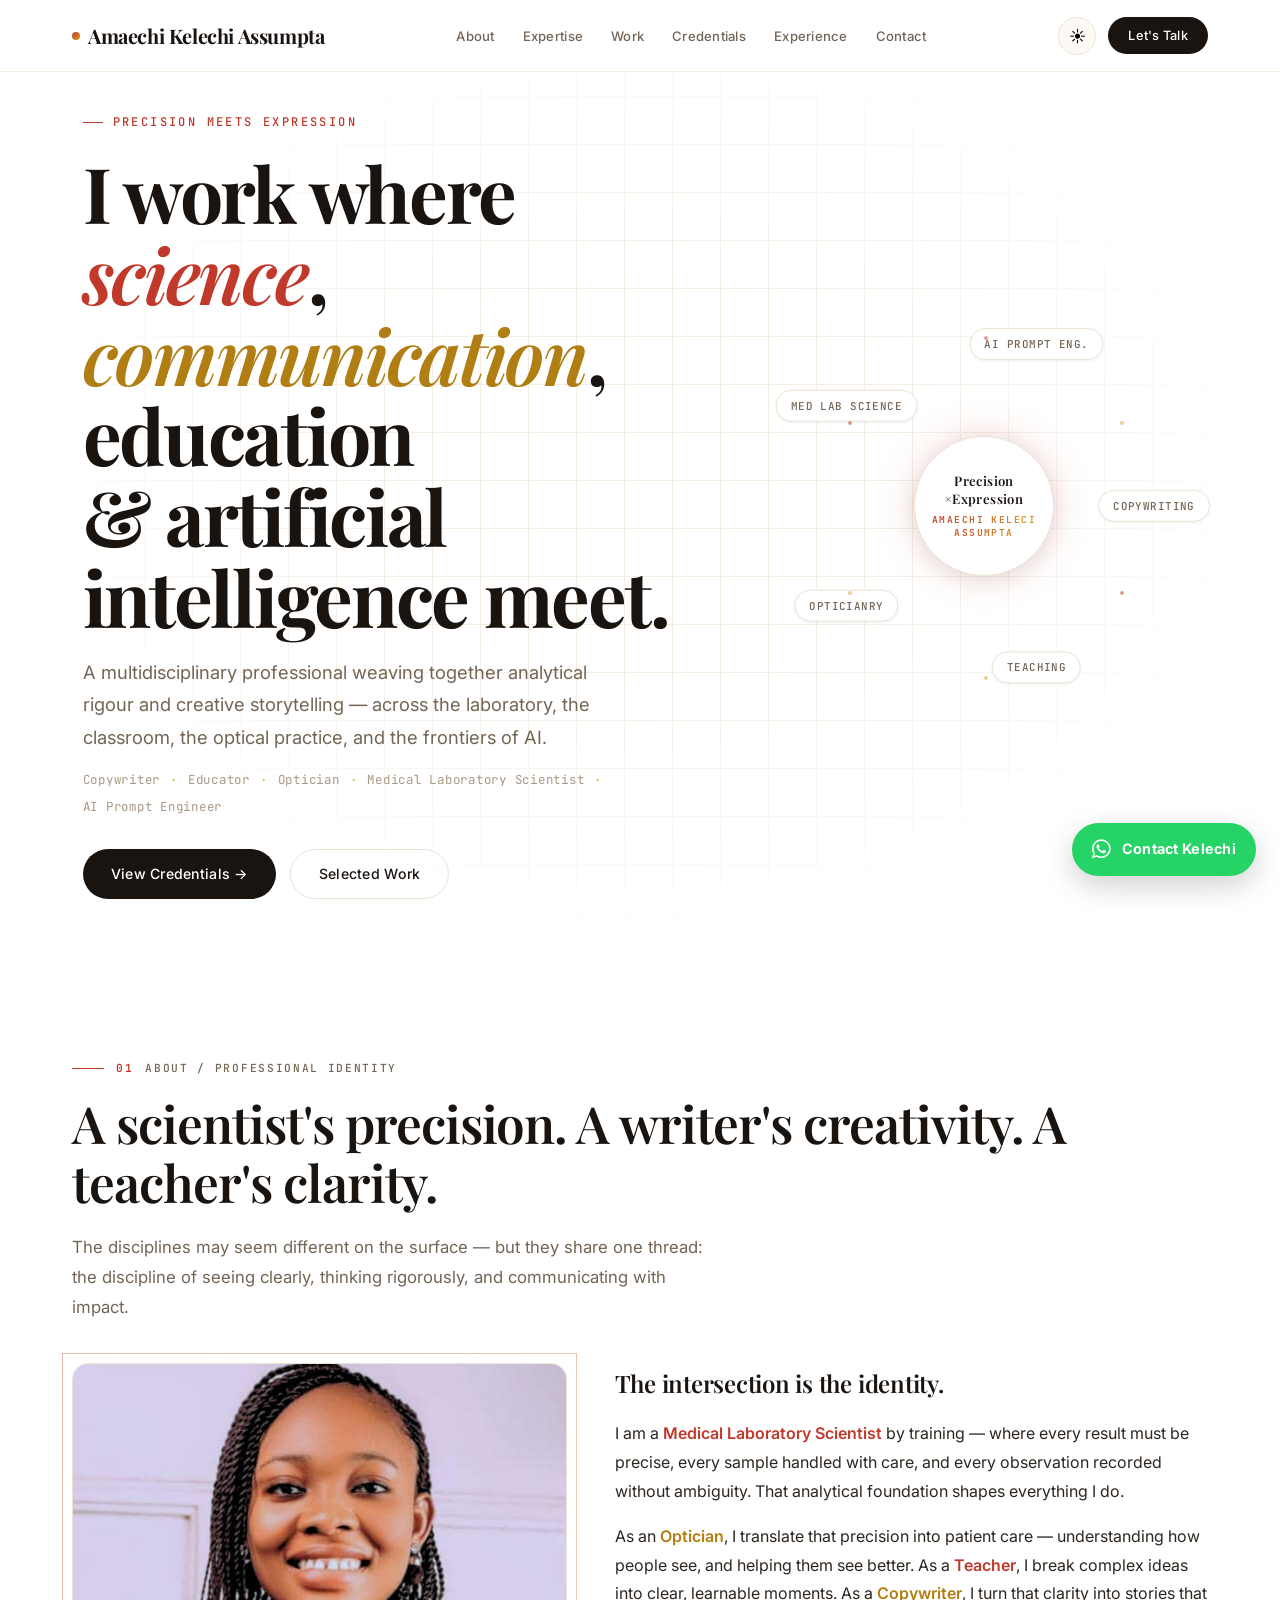
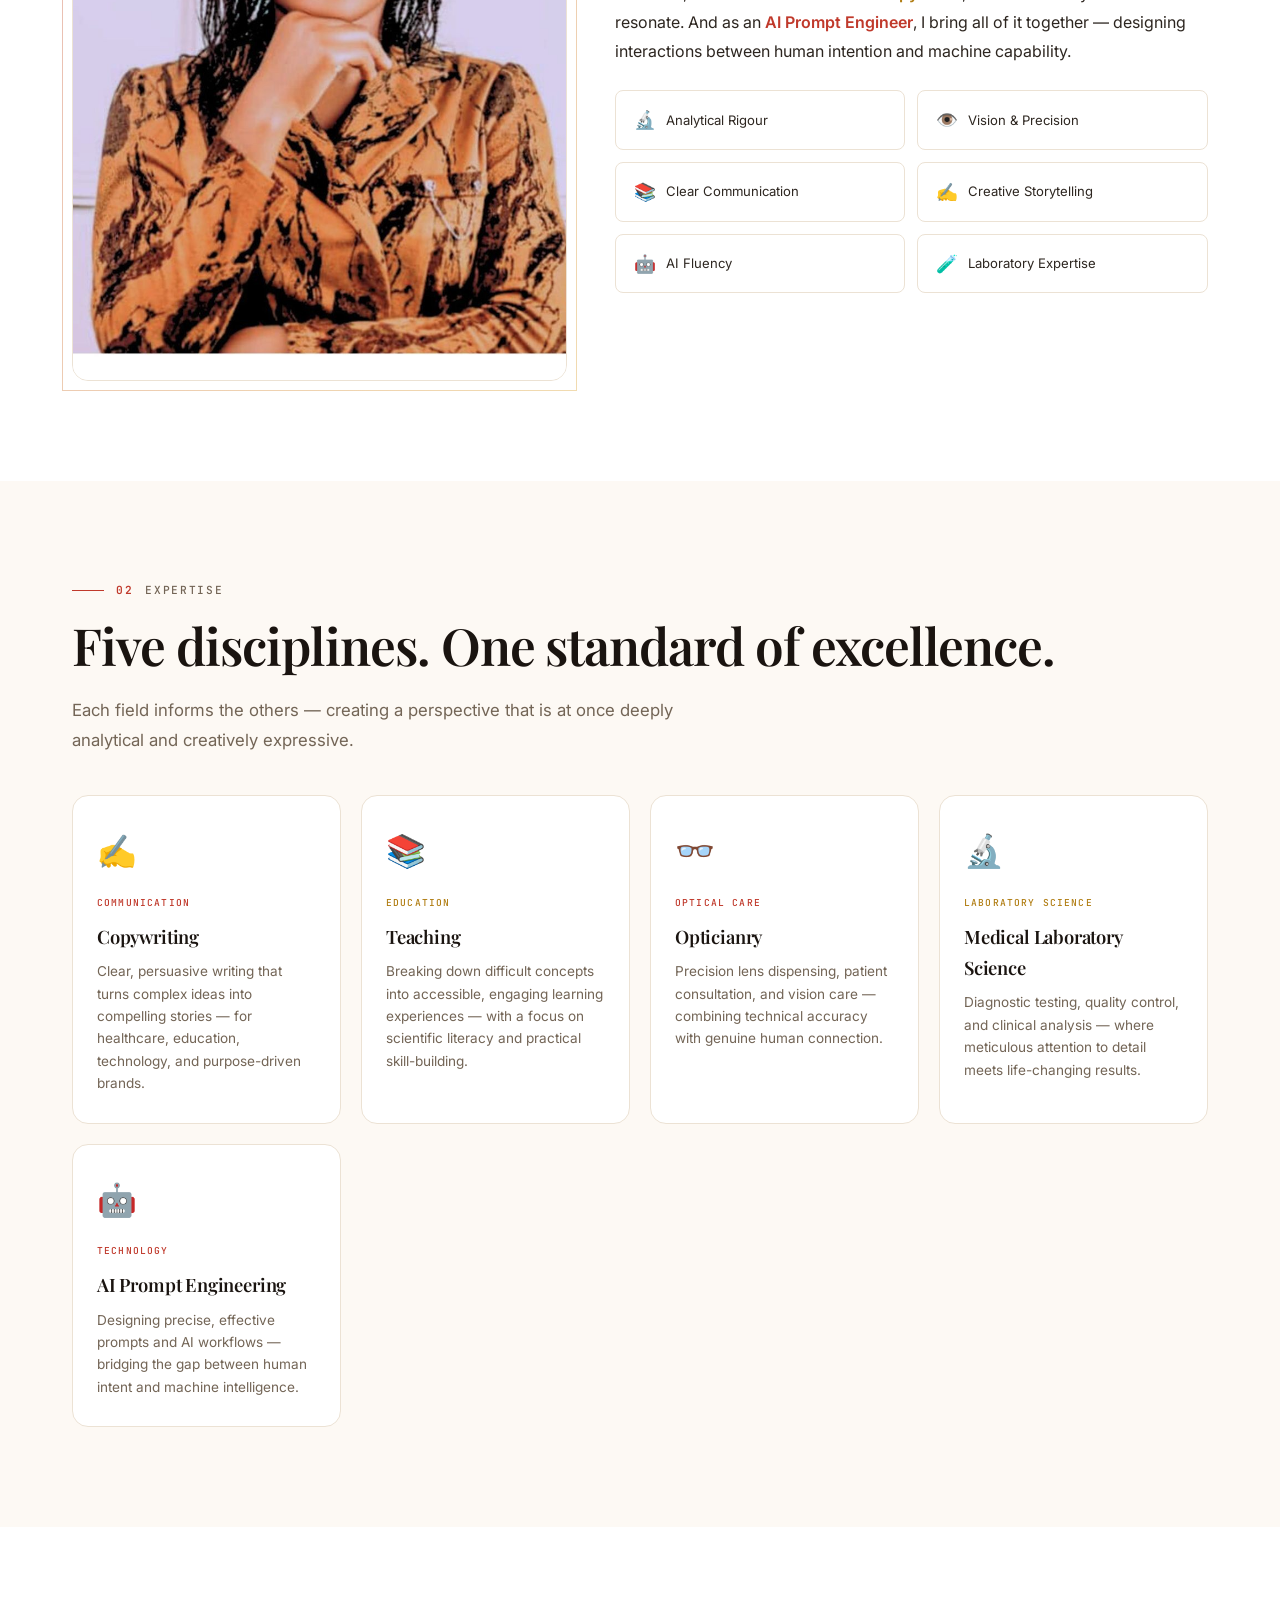
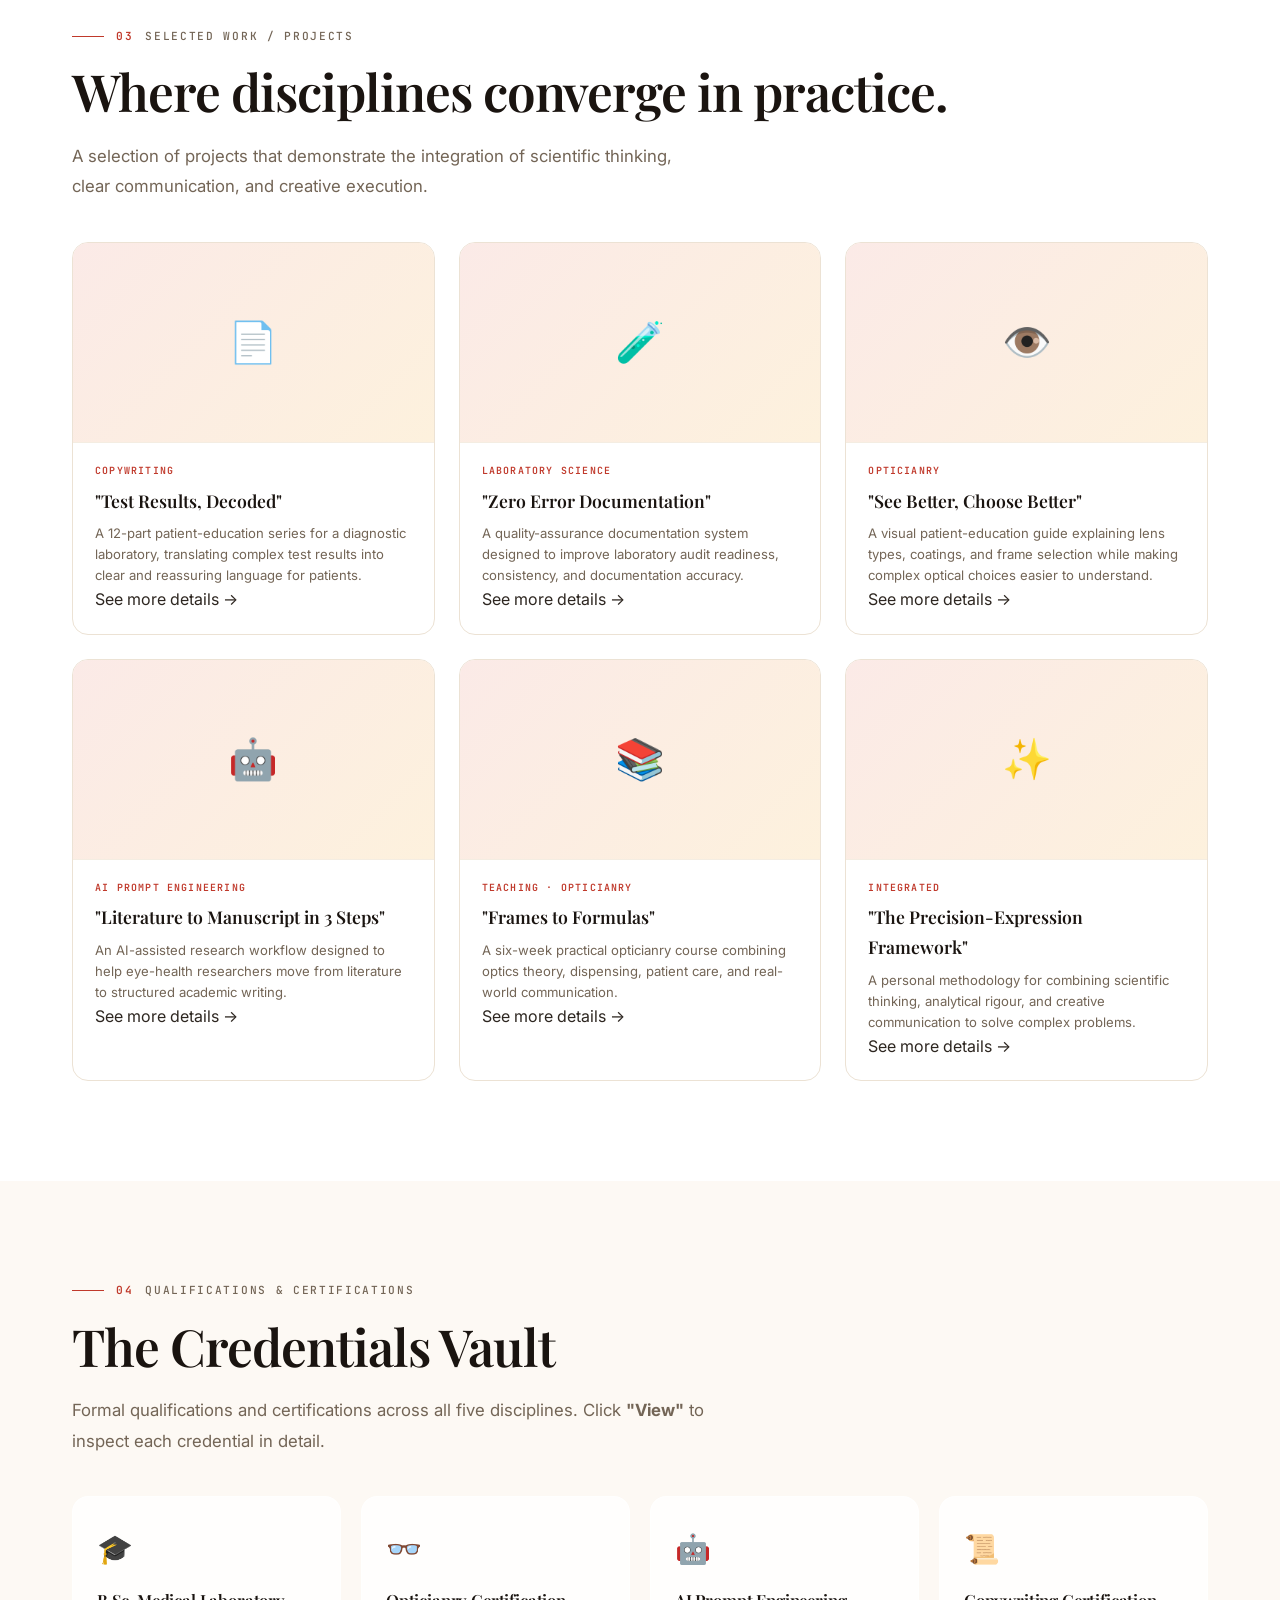
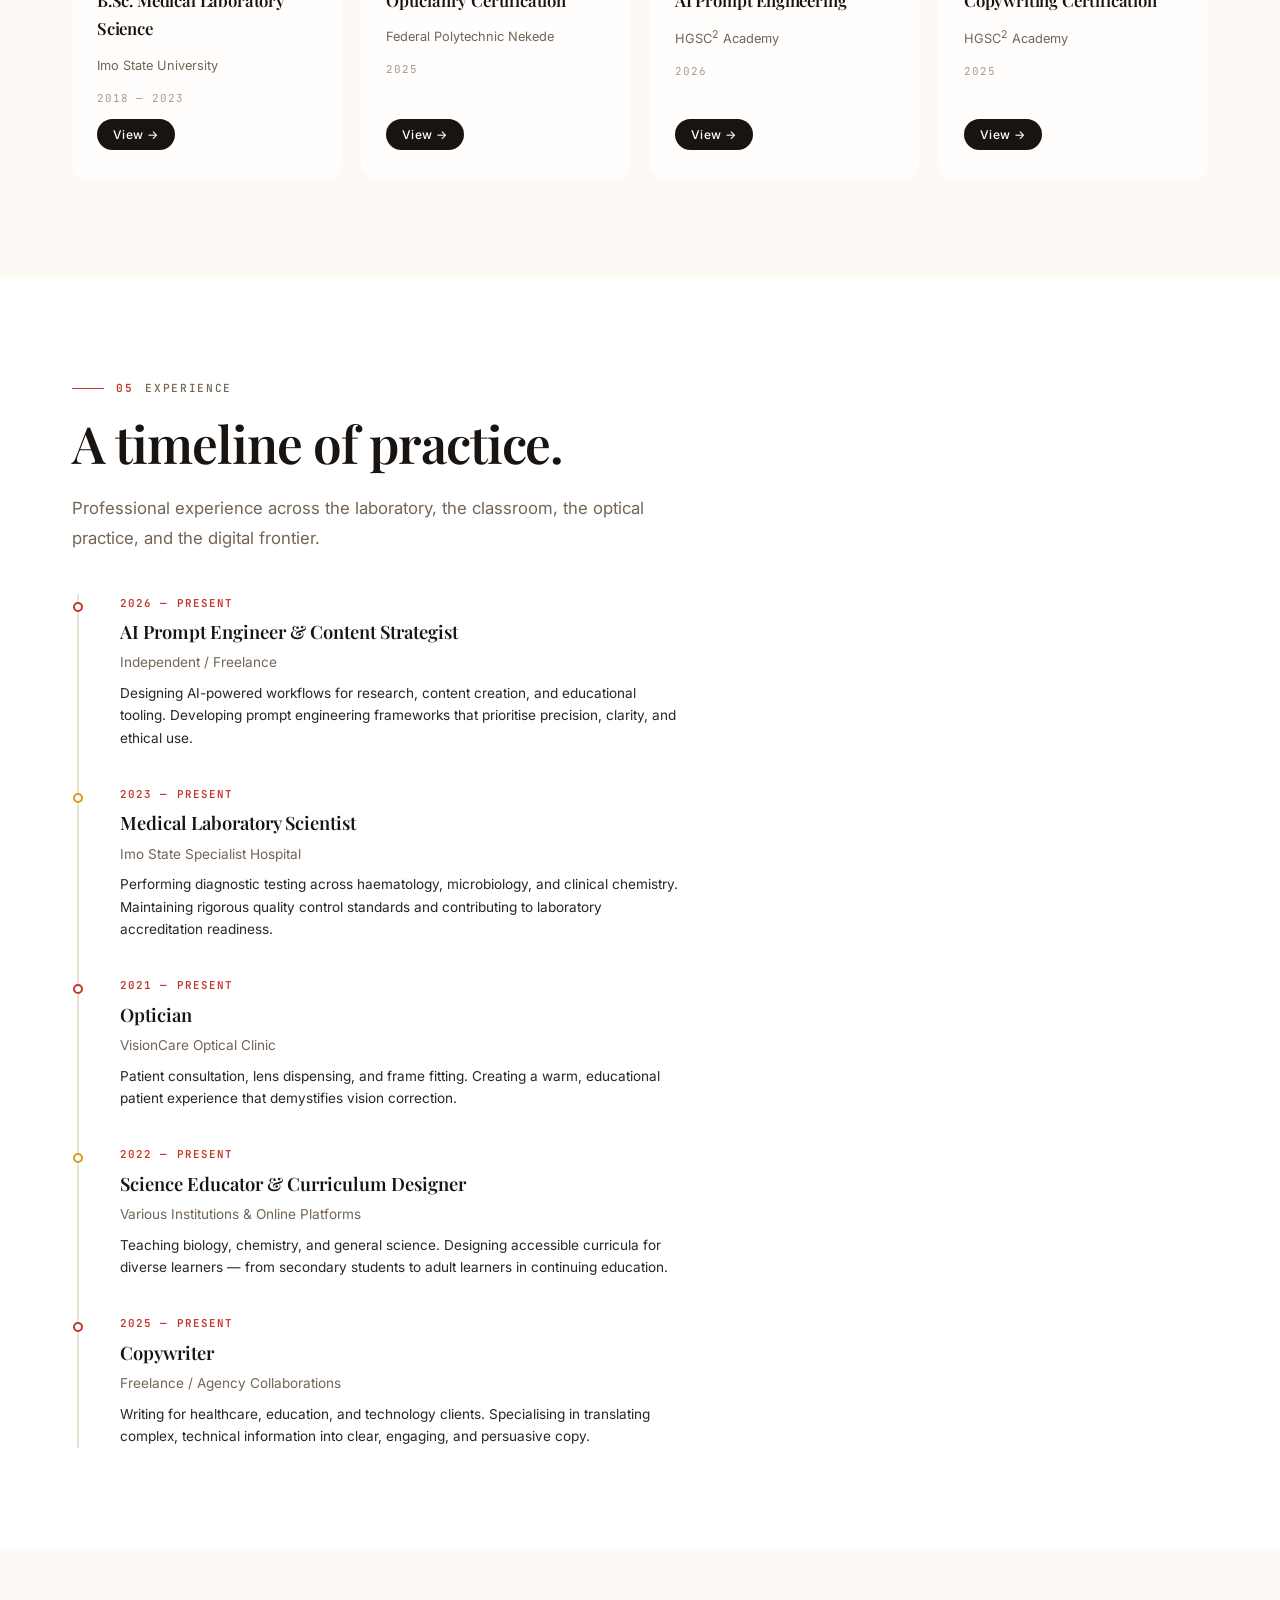
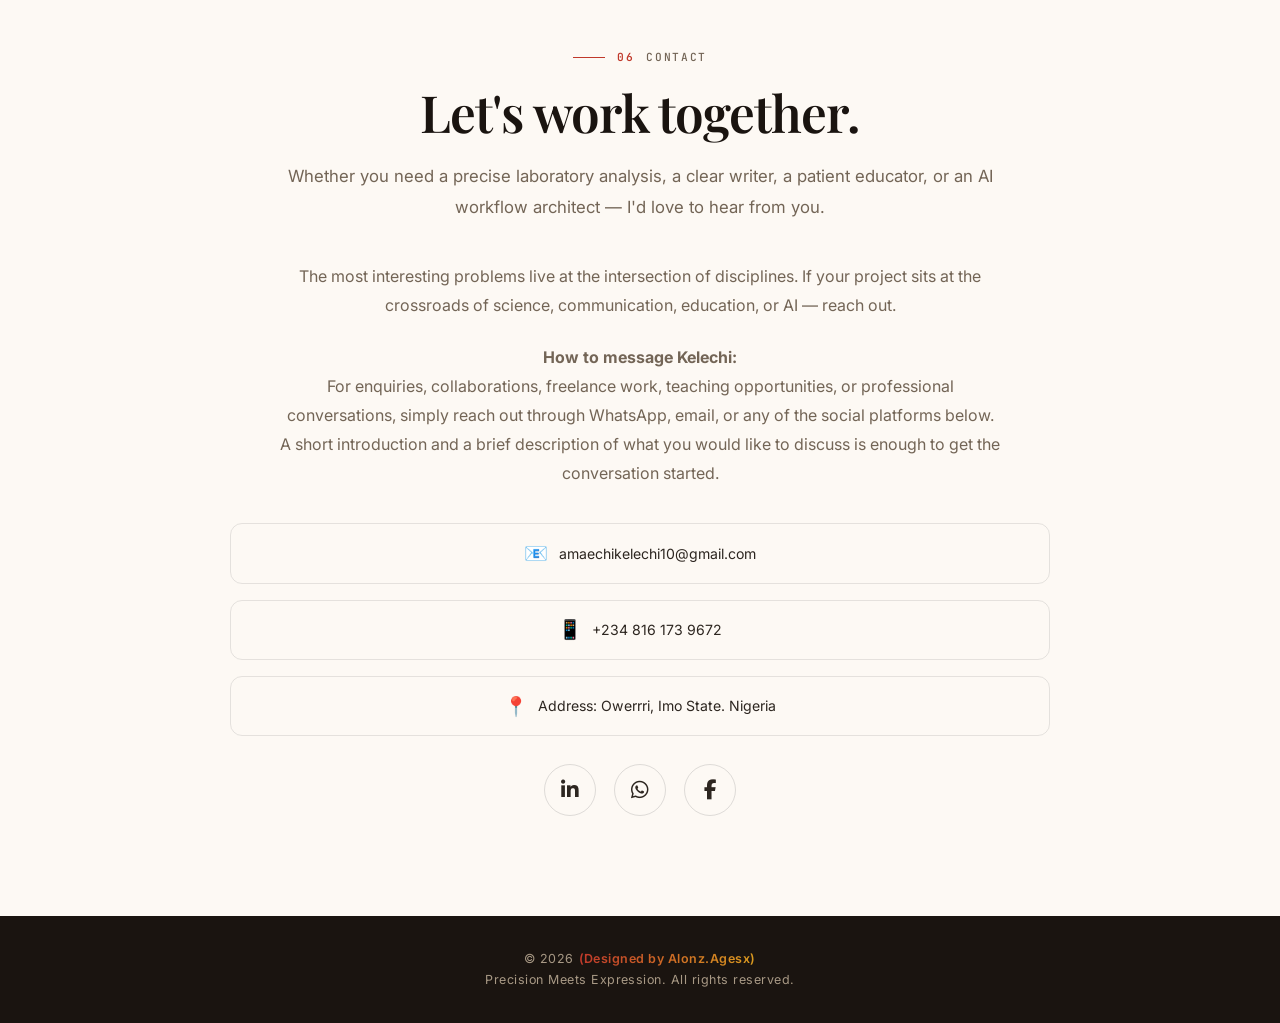
<file: index.html>
<!DOCTYPE html>
<html lang="en">

<head>
    <meta charset="UTF-8" />
    <meta name="viewport" content="width=device-width, initial-scale=1.0" />
    <title>Amaechi Kelechi Assumpta — Precision Meets Expression</title>
    <meta name="description"
        content="Portfolio of Amaechi Kelechi Assumpta — Copywriter, Educator, Optician, Medical Laboratory Scientist, and AI Prompt Engineer." />
    <meta name="theme-color" content="#C0392B" /> <!-- Open Graph -->
    <meta property="og:title" content="Amaechi Kelechi Assumpta — Precision Meets Expression" />
    <meta property="og:description"
        content="Copywriter · Educator · Optician · Medical Laboratory Scientist · AI Prompt Engineer" />
    <meta property="og:type" content="website" />
    <link rel="icon" href="assets/icons/favicon.svg" type="image/svg+xml" /> <!-- Google Fonts -->
    <link rel="preconnect" href="https://fonts.googleapis.com" />
    <link rel="preconnect" href="https://fonts.gstatic.com" crossorigin />
    <link
        href="https://fonts.googleapis.com/css2?family=Playfair+Display:ital,wght@0,400;0,600;0,700;1,400;1,600&family=Inter:wght@300;400;500;600;700&family=JetBrains+Mono:wght@400;500;600&display=swap"
        rel="stylesheet" /> <!-- Font Awesome — Social Media Icons -->
    <link rel="stylesheet" href="https://cdnjs.cloudflare.com/ajax/libs/font-awesome/6.5.2/css/all.min.css" />
    <!-- Styles -->
    <link rel="stylesheet" href="css/style.css" />
    <link rel="stylesheet" href="css/responsive.css" />
    <link rel="stylesheet" href="css/animation.css" />
    <link rel="stylesheet" href="css/contact.css" />
    <!-- Inline theme-init script: runs before paint to avoid flash of wrong theme -->
    <script>        (function () { const stored = localStorage.getItem('theme'); const systemDark = window.matchMedia('(prefers-color-scheme: dark)').matches; const theme = stored || (systemDark ? 'dark' : 'light'); document.documentElement.setAttribute('data-theme', theme); })();    </script>
</head>

<body> <!-- ==========================================    NAVIGATION    ========================================== -->
    <nav class="nav" id="navbar" role="navigation" aria-label="Main navigation">
        <div class="nav-inner"> <a href="#home" class="nav-logo"> <span class="logo-dot"></span> Amaechi Kelechi
                Assumpta </a>
            <ul class="nav-links" id="navLinks">
                <li><a href="#about">About</a></li>
                <li><a href="#expertise">Expertise</a></li>
                <li><a href="#work">Work</a></li>
                <li><a href="#credentials">Credentials</a></li>
                <li><a href="#experience">Experience</a></li>
                <li><a href="#contact">Contact</a></li>
            </ul>
            <div class="nav-right"> <button class="theme-toggle" id="themeToggle" aria-label="Toggle light/dark theme"
                    title="Toggle theme"> <span class="theme-icon theme-icon-sun">☀️</span> <span
                        class="theme-icon theme-icon-moon">🌙</span> </button> <a href="#contact" class="nav-cta">Let's
                    Talk</a> <button class="nav-toggle" id="navToggle" aria-label="Toggle navigation menu">
                    <span></span><span></span><span></span> </button> </div>
        </div>
    </nav>
    <!-- ==========================================    HERO — Orbital Identity    ========================================== -->
    <header class="hero" id="home">
        <div class="container">
            <div class="hero-inner">
                <div class="hero-text">
                    <div class="hero-tag">Precision Meets Expression</div>
                    <h1 class="hero-title"> I work where <span class="em em-red">science</span>,<br /> <span
                            class="em em-gold">communication</span>, education<br /> &amp; artificial intelligence meet.
                    </h1>
                    <p class="hero-subtitle"> A multidisciplinary professional weaving together analytical rigour and
                        creative storytelling — across the laboratory, the classroom, the optical practice, and the
                        frontiers of AI. </p>
                    <div class="hero-disciplines-line"> Copywriter <span class="sep">·</span> Educator <span
                            class="sep">·</span> Optician <span class="sep">·</span> Medical Laboratory Scientist <span
                            class="sep">·</span> AI Prompt Engineer </div>
                    <div class="hero-buttons"> <a href="#credentials" class="btn btn-primary">View Credentials →</a> <a
                            href="#work" class="btn btn-secondary">Selected Work</a> </div>
                </div> <!-- Orbital Animation -->
                <div class="hero-orbital" aria-hidden="true">
                    <div class="orbital-container">
                        <div class="orbital-center">
                            <div> Precision<br/>×Expression<small>Amaechi Keleci Assumpta</small> </div>
                        </div>
                        <div class="orbital-ring"> <span class="orbital-item" data-angle="0">Copywriting</span> <span
                                class="orbital-item" data-angle="72">Teaching</span> <span class="orbital-item"
                                data-angle="144">Opticianry</span> <span class="orbital-item" data-angle="216">Med Lab
                                Science</span> <span class="orbital-item" data-angle="288">AI Prompt Eng.</span> </div>
                        <div class="orbital-dots"> <span class="orbital-dot" style="top: 0%; left: 50%;"></span> <span
                                class="orbital-dot dot-gold" style="top: 25%; left: 90%; animation-delay: 0.5s;"></span>
                            <span class="orbital-dot" style="top: 75%; left: 90%; animation-delay: 1s;"></span> <span
                                class="orbital-dot dot-gold"
                                style="top: 100%; left: 50%; animation-delay: 1.5s;"></span> <span class="orbital-dot"
                                style="top: 25%; left: 10%; animation-delay: 2s;"></span> <span
                                class="orbital-dot dot-gold" style="top: 75%; left: 10%; animation-delay: 2.5s;"></span>
                        </div>
                    </div>
                </div>
            </div>
        </div>
    </header> <!-- ==========================================    ABOUT    ========================================== -->
    <section id="about">
        <div class="container">
            <div class="section-label reveal"><span>01</span> About / Professional Identity</div>
            <h2 class="section-title reveal">A scientist's precision. A writer's creativity. A teacher's clarity.</h2>
            <p class="section-subtitle reveal"> The disciplines may seem different on the surface — but they share one
                thread: the discipline of seeing clearly, thinking rigorously, and communicating with impact. </p>
            <div class="about-grid">
                <div class="about-visual reveal">
                    <div class="accent-border"></div>
                    <div class="photo-placeholder"> <img src="assets/images/AAKc.jpeg"
                            alt="Portrait of Amaechi Kelechi Assumpta"
                            onerror="this.style.display='none'; this.parentElement.classList.add('no-photo');" /> </div>
                </div>
                <div class="about-text reveal reveal-delay-1">
                    <h3>The intersection is the identity.</h3>
                    <p> I am a <span class="highlight highlight-red">Medical Laboratory Scientist</span> by training —
                        where every result must be precise, every sample handled with care, and every observation
                        recorded without ambiguity. That analytical foundation shapes everything I do. </p>
                    <p> As an <span class="highlight highlight-gold">Optician</span>, I translate that precision into
                        patient care — understanding how people see, and helping them see better. As a <span
                            class="highlight highlight-red">Teacher</span>, I break complex ideas into clear, learnable
                        moments. As a <span class="highlight highlight-gold">Copywriter</span>, I turn that clarity into
                        stories that resonate. And as an <span class="highlight highlight-red">AI Prompt
                            Engineer</span>, I bring all of it together — designing interactions between human intention
                        and machine capability. </p>
                    <div class="about-traits">
                        <div class="trait"><span class="trait-icon">🔬</span> Analytical Rigour</div>
                        <div class="trait"><span class="trait-icon">👁️</span> Vision &amp; Precision</div>
                        <div class="trait"><span class="trait-icon">📚</span> Clear Communication</div>
                        <div class="trait"><span class="trait-icon">✍️</span> Creative Storytelling</div>
                        <div class="trait"><span class="trait-icon">🤖</span> AI Fluency</div>
                        <div class="trait"><span class="trait-icon">🧪</span> Laboratory Expertise</div>
                    </div>
                </div>
            </div>
        </div>
    </section>
    <!-- ==========================================    EXPERTISE    ========================================== -->
    <section id="expertise">
        <div class="container">
            <div class="section-label reveal"><span>02</span> Expertise</div>
            <h2 class="section-title reveal">Five disciplines. One standard of excellence.</h2>
            <p class="section-subtitle reveal"> Each field informs the others — creating a perspective that is at once
                deeply analytical and creatively expressive. </p>
            <div class="expertise-grid">
                <div class="expertise-card card-accent-red reveal"> <span class="card-icon">✍️</span> <span
                        class="card-tag">Communication</span>
                    <h4>Copywriting</h4>
                    <p>Clear, persuasive writing that turns complex ideas into compelling stories — for healthcare,
                        education, technology, and purpose-driven brands.</p>
                </div>
                <div class="expertise-card card-accent-gold reveal reveal-delay-1"> <span class="card-icon">📚</span>
                    <span class="card-tag">Education</span>
                    <h4>Teaching</h4>
                    <p>Breaking down difficult concepts into accessible, engaging learning experiences — with a focus on
                        scientific literacy and practical skill-building.</p>
                </div>
                <div class="expertise-card card-accent-red reveal reveal-delay-2"> <span class="card-icon">👓</span>
                    <span class="card-tag">Optical Care</span>
                    <h4>Opticianry</h4>
                    <p>Precision lens dispensing, patient consultation, and vision care — combining technical accuracy
                        with genuine human connection.</p>
                </div>
                <div class="expertise-card card-accent-gold reveal reveal-delay-3"> <span class="card-icon">🔬</span>
                    <span class="card-tag">Laboratory Science</span>
                    <h4>Medical Laboratory Science</h4>
                    <p>Diagnostic testing, quality control, and clinical analysis — where meticulous attention to detail
                        meets life-changing results.</p>
                </div>
                <div class="expertise-card card-accent-red reveal reveal-delay-4"> <span class="card-icon">🤖</span>
                    <span class="card-tag">Technology</span>
                    <h4>AI Prompt Engineering</h4>
                    <p>Designing precise, effective prompts and AI workflows — bridging the gap between human intent and
                        machine intelligence.</p>
                </div>
            </div>
        </div>
    </section>
    <!-- ==========================================     SELECTED WORK========================================== -->
    <section id="work">
        <div class="container">
            <div class="section-label reveal"> <span>03</span> Selected Work / Projects </div>
            <h2 class="section-title reveal"> Where disciplines converge in practice. </h2>
            <p class="section-subtitle reveal"> A selection of projects that demonstrate the integration of scientific
                thinking, clear communication, and creative execution. </p>
            <div class="work-grid">
                <!-- ==========================================                 PROJECT 1                 =========================================== -->
                <div class="work-card reveal"> <a href="project-details.html#test-results">
                        <div class="work-image">📄</div>
                        <div class="work-body"> <span class="work-category"> Copywriting </span>
                            <h4> "Test Results, Decoded" </h4>
                            <p> A 12-part patient-education series for a diagnostic laboratory, translating complex test
                                results into clear and reassuring language for patients. </p> See more details →
                        </div>
                    </a> </div>
                <!-- ==========================================                PROJECT 2                =========================================== -->
                <div class="work-card reveal reveal-delay-1"> <a href="project-details.html#zero-error">
                        <div class="work-image">🧪</div>
                        <div class="work-body"> <span class="work-category"> Laboratory Science </span>
                            <h4> "Zero Error Documentation" </h4>
                            <p> A quality-assurance documentation system designed to improve laboratory audit readiness,
                                consistency, and documentation accuracy. </p> See more details →
                        </div>
                    </a> </div>
                <!-- ==========================================                 PROJECT 3            =========================================== -->
                <div class="work-card reveal reveal-delay-2"> <a href="project-details.html#see-better">
                        <div class="work-image">👁️</div>
                        <div class="work-body"> <span class="work-category"> Opticianry </span>
                            <h4> "See Better, Choose Better" </h4>
                            <p> A visual patient-education guide explaining lens types, coatings, and frame selection
                                while making complex optical choices easier to understand. </p> See more details →
                        </div>
                    </a> </div>
                <!-- ==========================================                PROJECT 4                =========================================== -->
                <div class="work-card reveal reveal-delay-3"> <a href="project-details.html#literature">
                        <div class="work-image">🤖</div>
                        <div class="work-body"> <span class="work-category"> AI Prompt Engineering </span>
                            <h4> "Literature to Manuscript in 3 Steps" </h4>
                            <p> An AI-assisted research workflow designed to help eye-health researchers move from
                                literature to structured academic writing. </p> See more details →
                        </div>
                    </a> </div>
                <!-- ==========================================                 PROJECT 5            =========================================== -->
                <div class="work-card reveal reveal-delay-4"> <a href="project-details.html#frames-to-formulas">
                        <div class="work-image">📚</div>
                        <div class="work-body"> <span class="work-category"> Teaching · Opticianry </span>
                            <h4> "Frames to Formulas" </h4>
                            <p> A six-week practical opticianry course combining optics theory, dispensing, patient
                                care, and real-world communication. </p> See more details →
                        </div>
                    </a> </div>
                <!-- ==========================================                PROJECT 6                =========================================== -->
                <div class="work-card reveal reveal-delay-4"> <a href="project-details.html#precision-expression">
                        <div class="work-image">✨</div>
                        <div class="work-body"> <span class="work-category"> Integrated </span>
                            <h4> "The Precision-Expression Framework" </h4>
                            <p> A personal methodology for combining scientific thinking, analytical rigour, and
                                creative communication to solve complex problems. </p> See more details →
                        </div>
                    </a> </div>
            </div>
        </div>
    </section>
    <!-- ==========================================
    CREDENTIALS — "Credentials Vault"
    ========================================== -->
    <section id="credentials">
        <div class="container">
            <div class="section-label reveal"><span>04</span> Qualifications &amp; Certifications</div>
            <h2 class="section-title reveal">The Credentials Vault</h2>
            <p class="section-subtitle reveal">
                Formal qualifications and certifications across all five disciplines.
                Click <strong>"View"</strong> to inspect each credential in detail.
            </p>
            <div class="credentials-grid">
                <div class="credential-card reveal">
                    <span class="cred-icon">🎓</span>
                    <h4 class="cred-title">B.Sc. Medical Laboratory Science</h4>
                    <p class="cred-institution">Imo State University</p>
                    <span class="cred-year">2018 — 2023</span>
                    <button class="cred-view-btn" data-cert="bsce-mls">View →</button>
                </div>
                <div class="credential-card reveal reveal-delay-1">
                    <span class="cred-icon">👓</span>
                    <h4 class="cred-title">Opticianry Certification</h4>
                    <p class="cred-institution">Federal Polytechnic Nekede</p>
                    <span class="cred-year">2025</span>
                    <button class="cred-view-btn" data-cert="opticianry">View →</button>
                </div>
                <div class="credential-card reveal reveal-delay-2">
                    <span class="cred-icon">🤖</span>
                    <h4 class="cred-title">AI Prompt Engineering</h4>
                    <p class="cred-institution">HGSC<sup>2</sup> Academy</p>
                    <span class="cred-year">2026</span>
                    <button class="cred-view-btn" data-cert="ai-prompt">View →</button>
                </div>
                <div class="credential-card reveal reveal-delay-3">
                    <span class="cred-icon">📜</span>
                    <h4 class="cred-title">Copywriting Certification</h4>
                    <p class="cred-institution">HGSC<sup>2</sup> Academy</p>
                    <span class="cred-year">2025</span>
                    <button class="cred-view-btn" data-cert="teaching">View →</button>
                </div>
            </div>
        </div>
    </section>

    <!-- ==========================================    EXPERIENCE — Timeline    ========================================== -->
    <section id="experience">
        <div class="container">
            <div class="section-label reveal"><span>05</span> Experience</div>
            <h2 class="section-title reveal">A timeline of practice.</h2>
            <p class="section-subtitle reveal"> Professional experience across the laboratory, the classroom, the
                optical practice, and the digital frontier. </p>
            <div class="timeline">
                <div class="timeline-item reveal"> <span class="tl-period">2026 — Present</span>
                    <h4>AI Prompt Engineer &amp; Content Strategist</h4>
                    <p class="tl-org">Independent / Freelance</p>
                    <p>Designing AI-powered workflows for research, content creation, and educational tooling.
                        Developing prompt engineering frameworks that prioritise precision, clarity, and ethical use.
                    </p>
                </div>
                <div class="timeline-item reveal reveal-delay-1"> <span class="tl-period">2023 — Present</span>
                    <h4>Medical Laboratory Scientist</h4>
                    <p class="tl-org">Imo State Specialist Hospital</p>
                    <p>Performing diagnostic testing across haematology, microbiology, and clinical chemistry.
                        Maintaining rigorous quality control standards and contributing to laboratory accreditation
                        readiness.</p>
                </div>
                <div class="timeline-item reveal reveal-delay-2"> <span class="tl-period">2021 — Present</span>
                    <h4>Optician</h4>
                    <p class="tl-org">VisionCare Optical Clinic</p>
                    <p>Patient consultation, lens dispensing, and frame fitting. Creating a warm, educational patient
                        experience that demystifies vision correction.</p>
                </div>
                <div class="timeline-item reveal reveal-delay-3"> <span class="tl-period">2022 — Present</span>
                    <h4>Science Educator &amp; Curriculum Designer</h4>
                    <p class="tl-org">Various Institutions &amp; Online Platforms</p>
                    <p>Teaching biology, chemistry, and general science. Designing accessible curricula for diverse
                        learners — from secondary students to adult learners in continuing education.</p>
                </div>
                <div class="timeline-item reveal reveal-delay-4"> <span class="tl-period">2025 — Present</span>
                    <h4>Copywriter</h4>
                    <p class="tl-org">Freelance / Agency Collaborations</p>
                    <p>Writing for healthcare, education, and technology clients. Specialising in translating complex,
                        technical information into clear, engaging, and persuasive copy.</p>
                </div>
            </div>
        </div>
    </section>
    <!-- ==========================================    CONTACT    ========================================== -->
    <section id="contact">
        <div class="container">
            <div class="section-label reveal"><span>06</span> Contact</div>
            <h2 class="section-title reveal">Let's work together.</h2>
            <p class="section-subtitle reveal"> Whether you need a precise laboratory analysis, a clear writer, a
                patient educator, or an AI workflow architect — I'd love to hear from you. </p>
            <div class="contact-grid">
                <div class="contact-info reveal">
                    <p> The most interesting problems live at the intersection of disciplines. If your project sits at
                        the crossroads of science, communication, education, or AI — reach out. </p>
                    <p class="contact-message-guide"> <strong>How to message Kelechi:</strong><br /> For enquiries,
                        collaborations, freelance work, teaching opportunities, or professional conversations, simply
                        reach out through WhatsApp, email, or any of the social platforms below. A short introduction
                        and a brief description of what you would like to discuss is enough to get the conversation
                        started. </p>
                    <div class="contact-methods"> <a class="contact-method" href="mailto:amaechikelechi10@gmail.com">
                            <span class="cm-icon">📧</span> <span>amaechikelechi10@gmail.com</span> </a> <a
                            class="contact-method" href="tel:+2348161739672"> <span class="cm-icon">📱</span> <span>+234
                                816 173 9672</span> </a>
                        <div class="contact-method"> <span class="cm-icon">📍</span> <span>Address: Owerrri, Imo State.
                                Nigeria</span> </div>
                    </div>
                    <div class="social-links" aria-label="Social media links"> <a
                            href="https://ng.linkedin.com/in/kelechi-amaechi-a60911216?utm_source=share&utm_medium=member_mweb&utm_campaign=share_via&utm_content=profile" class="social-link"
                            target="_blank" rel="noopener noreferrer" aria-label="Amaechi on LinkedIn" title="LinkedIn">
                            <i class="fa-brands fa-linkedin-in"></i> </a> <a href="https://wa.me/2348161739672"
                            class="social-link" target="_blank" rel="noopener noreferrer"
                            aria-label="Message Amaechi on WhatsApp" title="WhatsApp"> <i
                                class="fa-brands fa-whatsapp"></i> </a> <a
                            href="https://www.facebook.com/kelechi.amaechi.1238" class="social-link" target="_blank"
                            rel="noopener noreferrer" aria-label="Amaechi on Facebook" title="Facebook"><i class="fa-brands fa-facebook-f"></i> </a>
                            </div>
                </div>
            </div>
        </div>
    </section>
    <!-- ==========================================    FOOTER    ========================================== -->
    <footer class="footer">
        <div class="container">
            <p>© 2026 <span>(Designed by Alonz.Agesx)</span><br> Precision Meets Expression. All rights
                reserved.</p>
        </div>
    </footer> <!-- Fixed WhatsApp Contact Button --> <a href="https://wa.me/2348161739672" class="whatsapp-float"
        target="_blank" rel="noopener noreferrer" aria-label="Contact Amaechi on WhatsApp"> <i
            class="fa-brands fa-whatsapp"></i> <span>Contact Kelechi</span> </a>
    <!-- ==========================================    CREDENTIAL MODAL    ========================================== -->
    <div class="modal-overlay" id="credentialModal" role="dialog" aria-modal="true" aria-label="Credential viewer">
        <div class="modal"> <button class="modal-close" id="modalClose" aria-label="Close credential viewer">✕</button>
            <div id="modalContent"></div>
        </div>
    </div>
    <!-- ==========================================    JAVASCRIPT    ========================================== -->
    <script src="js/navigation.js" defer></script>
    <script src="js/animation.js" defer></script>
    <script src="js/certificates.js" defer></script>
    <script src="js/main.js" defer></script>
</body>

</html>
</file>
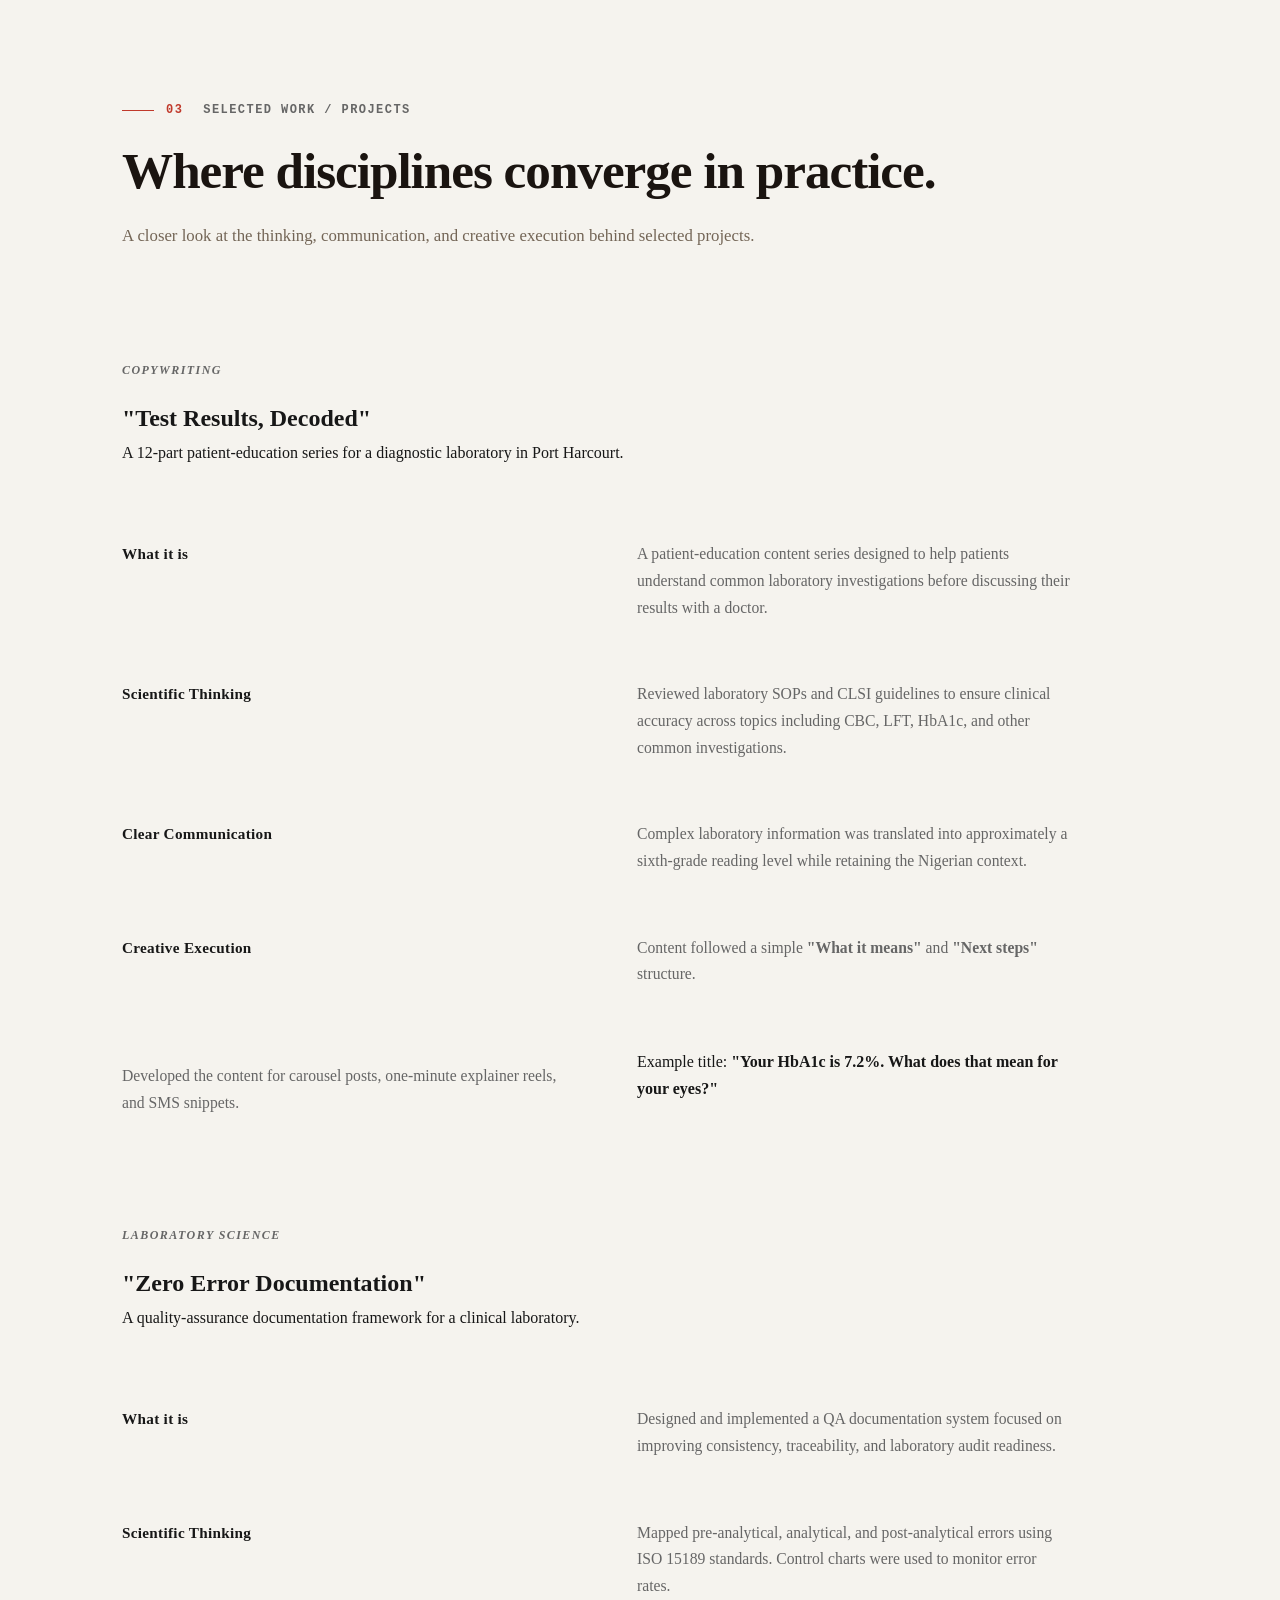
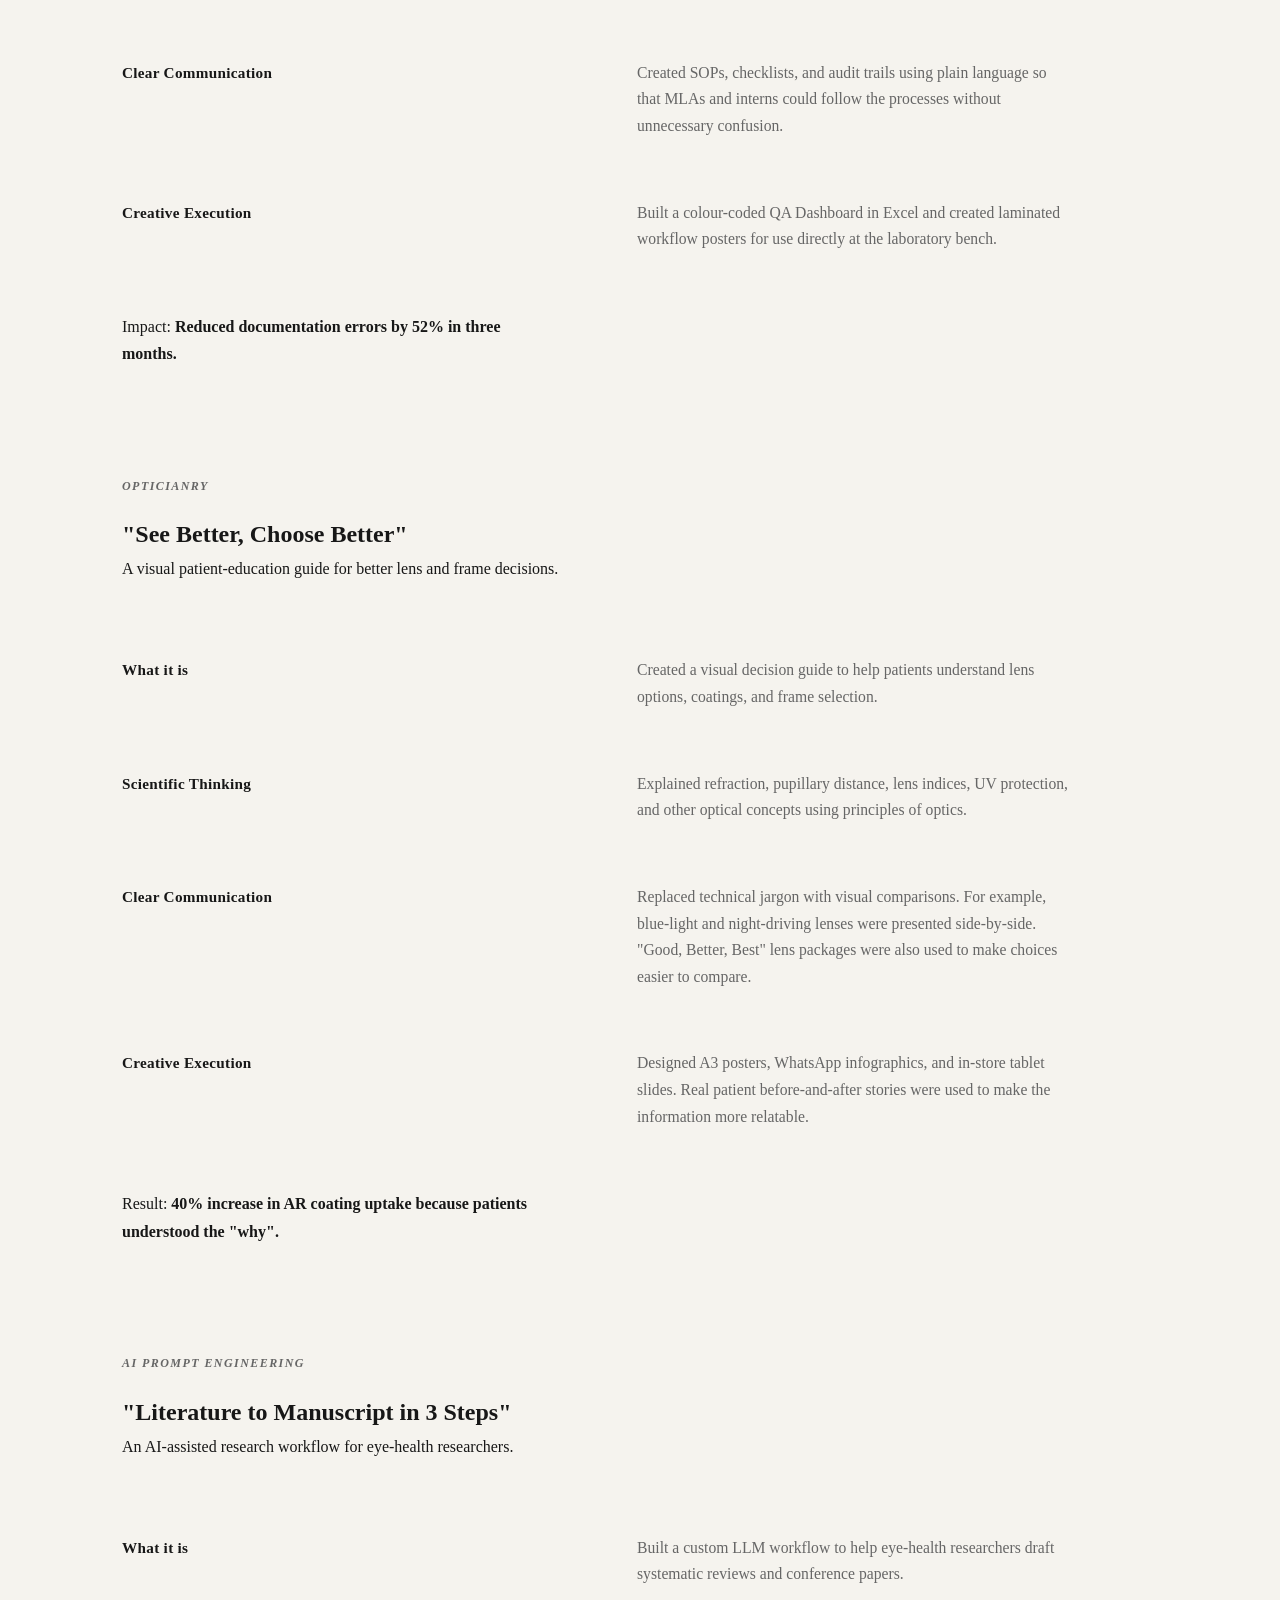
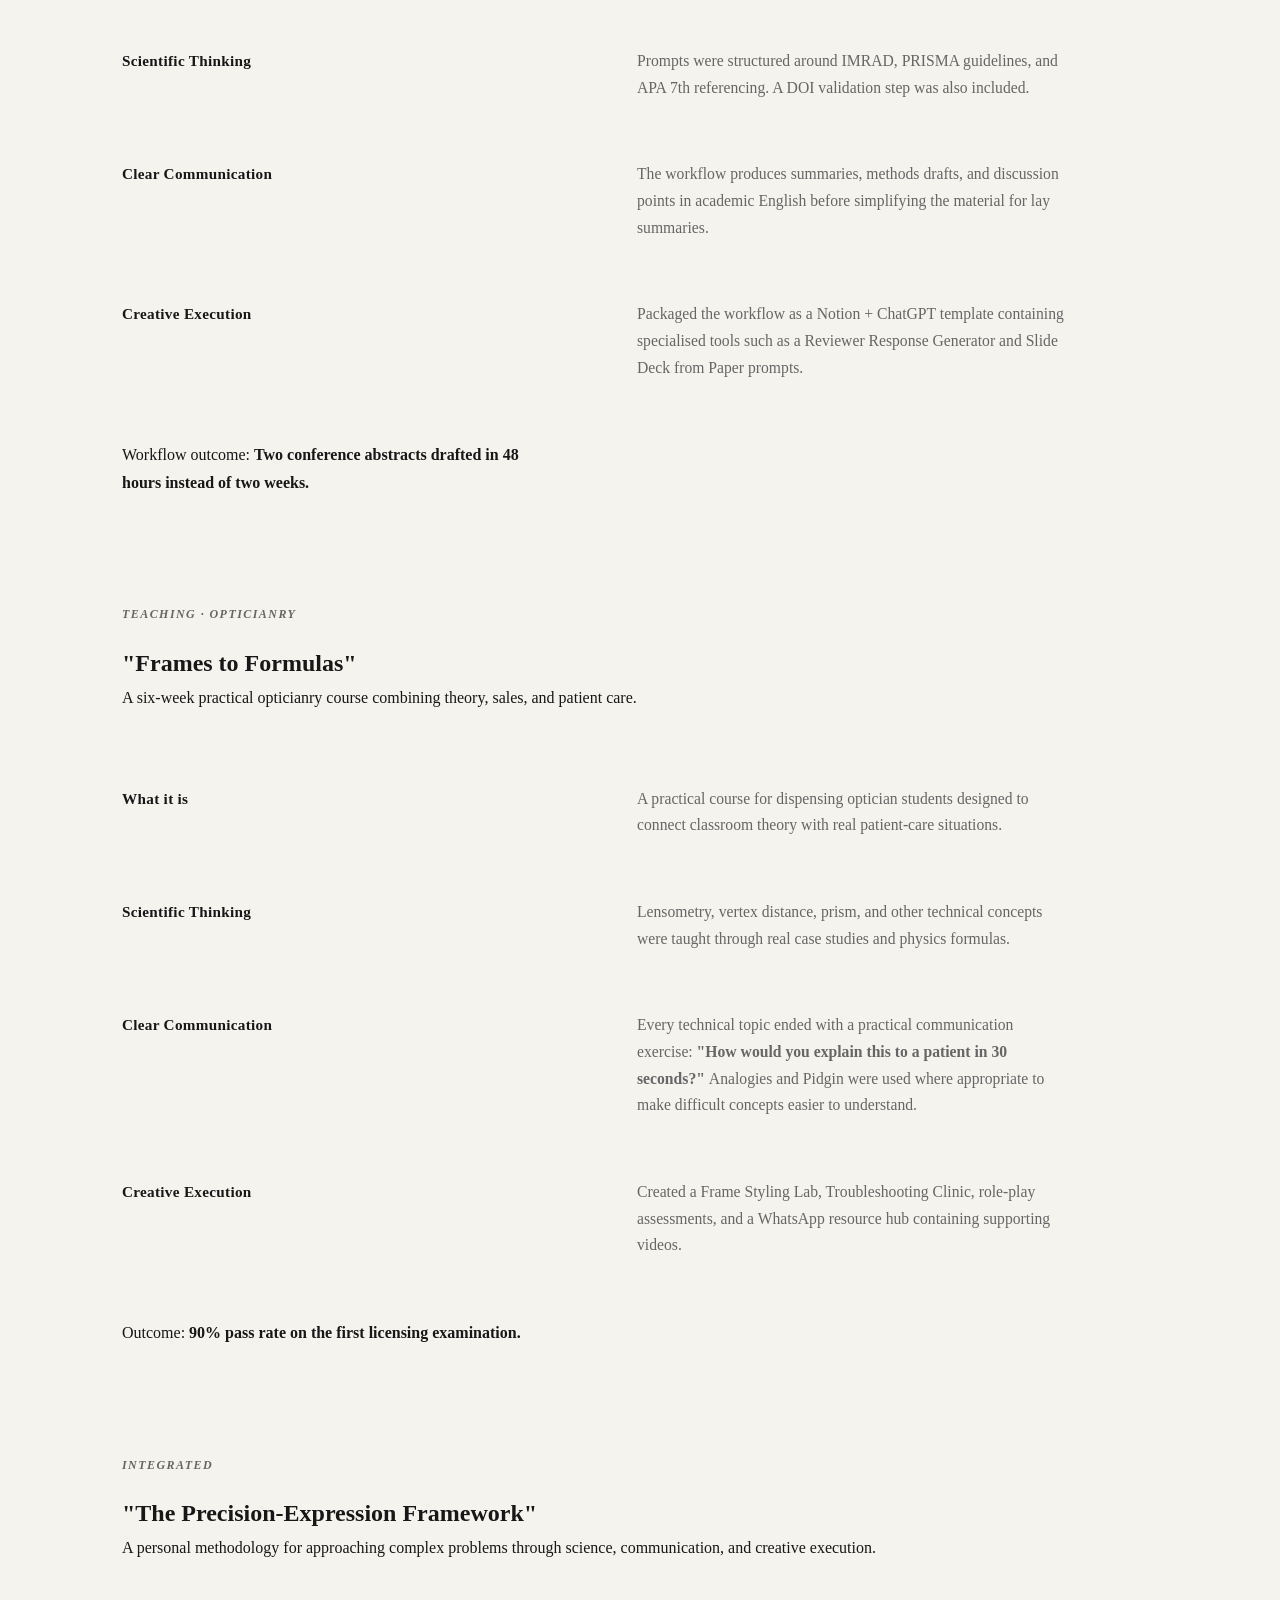
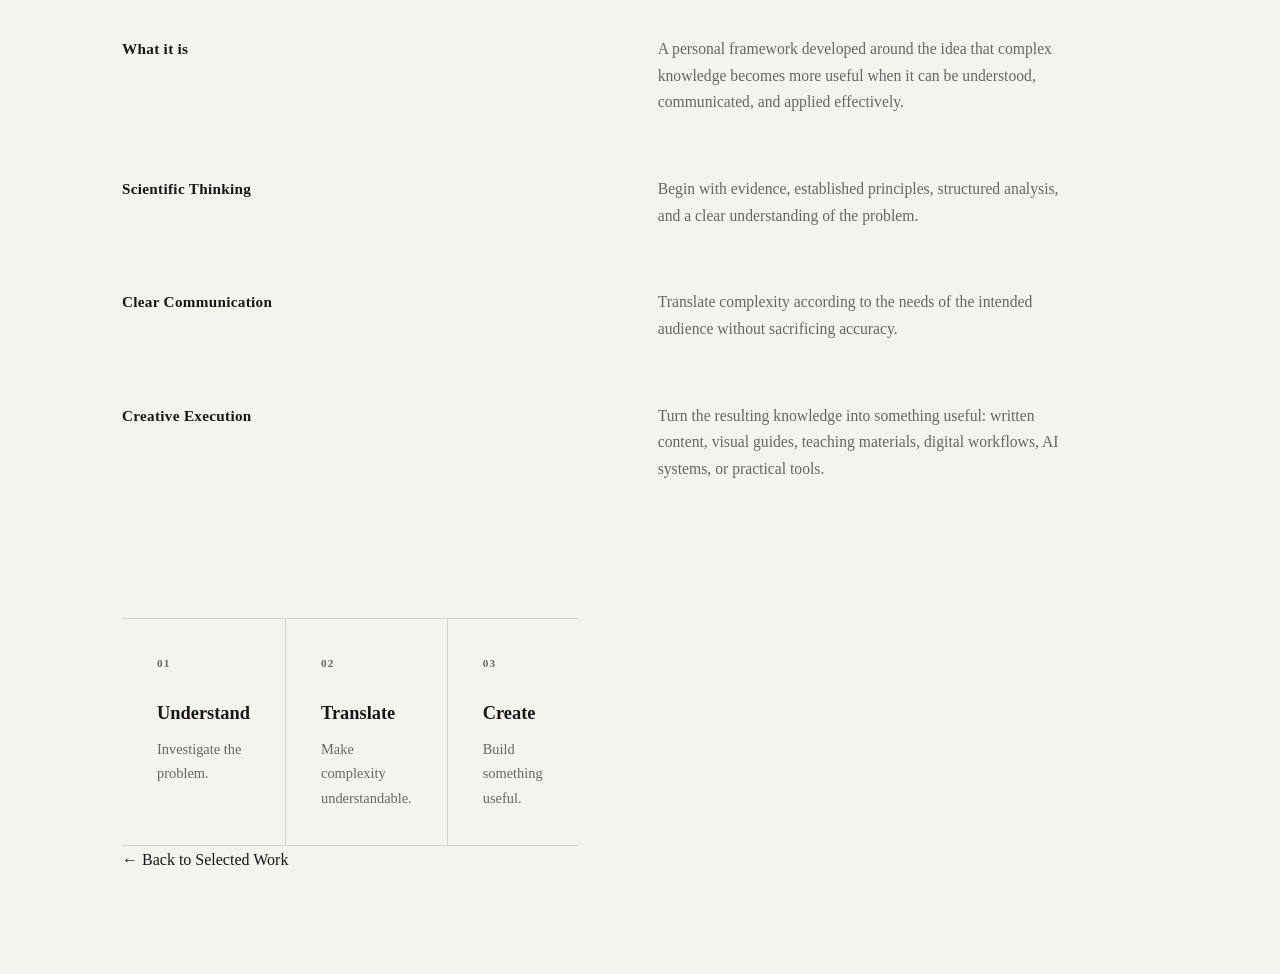
<file: project-details.html>
<!DOCTYPE html>
<html lang="en">
<head>
    <meta charset="UTF-8">
    <meta name="viewport" content="width=device-width, initial-scale=1.0">
    <title>Selected Work / Projects</title>
    <link rel="stylesheet" href="css/style.css">
    <link rel="stylesheet" href="css/project-details.css">
</head>
<body>
    <!-- ==========================================
         PROJECT DETAILS
    ========================================== -->
    <section id="project-details">
        <div class="container">
            <div class="section-label">
                <span>03</span> Selected Work / Projects
            </div>
            <h1 class="section-title">
                Where disciplines converge in practice.
            </h1>
            <p class="section-subtitle">
                A closer look at the thinking, communication, and creative execution behind selected projects.
            </p>
            <!-- ==========================================
                 PROJECT 1 — COPYWRITING
            =========================================== -->
            <article id="test-results" class="m-2">
                <div class="project-heading">
                    <span class="work-category">
                        <em>Copywriting</em>
                    </span>
                    <h2>
                        "Test Results, Decoded"
                    </h2>
                    <p>
                        A 12-part patient-education series for a diagnostic
                        laboratory in Port Harcourt.
                    </p>
                </div>
                <div class="project-content">
                    <h3>What it is</h3>
                    <p>
                        A patient-education content series designed to help
                        patients understand common laboratory investigations
                        before discussing their results with a doctor.
                    </p>
                    <h3>Scientific Thinking</h3>
                    <p>
                        Reviewed laboratory SOPs and CLSI guidelines to ensure
                        clinical accuracy across topics including CBC, LFT,
                        HbA1c, and other common investigations.
                    </p>
                    <h3>Clear Communication</h3>
                    <p>
                        Complex laboratory information was translated into
                        approximately a sixth-grade reading level while
                        retaining the Nigerian context.
                    </p>
                    <h3>Creative Execution</h3>
                    <p>
                        Content followed a simple
                        <strong>"What it means"</strong> and
                        <strong>"Next steps"</strong> structure.
                    </p>
                    <p>
                        Developed the content for carousel posts,
                        one-minute explainer reels, and SMS snippets.
                    </p>
                    <div class="project-result">
                        <span>Example title:</span>
                        <strong>
                            "Your HbA1c is 7.2%. What does that mean for
                            your eyes?"
                        </strong>
                    </div>
                </div>
            </article>
            <!-- ==========================================
                 PROJECT 2 — LABORATORY SCIENCE
            =========================================== -->
            <article id="zero-error" class="m-2">
                <div class="project-heading">
                    <span class="work-category">
                        <em>Laboratory Science</em>
                    </span>
                    <h2>
                        "Zero Error Documentation"
                    </h2>
                    <p>
                        A quality-assurance documentation framework for a
                        clinical laboratory.
                    </p>
                </div>
                <div class="project-content">
                    <h3>What it is</h3>
                    <p>
                        Designed and implemented a QA documentation system
                        focused on improving consistency, traceability,
                        and laboratory audit readiness.
                    </p>
                    <h3>Scientific Thinking</h3>
                    <p>
                        Mapped pre-analytical, analytical, and
                        post-analytical errors using ISO 15189 standards.
                        Control charts were used to monitor error rates.
                    </p>
                    <h3>Clear Communication</h3>
                    <p>
                        Created SOPs, checklists, and audit trails using
                        plain language so that MLAs and interns could
                        follow the processes without unnecessary confusion.
                    </p>
                    <h3>Creative Execution</h3>
                    <p>
                        Built a colour-coded QA Dashboard in Excel and
                        created laminated workflow posters for use directly
                        at the laboratory bench.
                    </p>
                    <div class="project-result">
                        <span>Impact:</span>
                        <strong>
                            Reduced documentation errors by 52% in three
                            months.
                        </strong>
                    </div>
                </div>
            </article>
            <!-- ==========================================
                 PROJECT 3 — OPTICIANRY
            =========================================== -->
            <article id="see-better" class="m-2">
                <div class="project-heading">
                    <span class="work-category">
                        <em>Opticianry</em>
                    </span>
                    <h2>
                        "See Better, Choose Better"
                    </h2>
                    <p>
                        A visual patient-education guide for better
                        lens and frame decisions.
                    </p>
                </div>
                <div class="project-content">
                    <h3>What it is</h3>
                    <p>
                        Created a visual decision guide to help patients
                        understand lens options, coatings, and frame
                        selection.
                    </p>
                    <h3>Scientific Thinking</h3>
                    <p>
                        Explained refraction, pupillary distance, lens
                        indices, UV protection, and other optical concepts
                        using principles of optics.
                    </p>
                    <h3>Clear Communication</h3>
                    <p>
                        Replaced technical jargon with visual comparisons.
                        For example, blue-light and night-driving lenses
                        were presented side-by-side.
                        "Good, Better, Best" lens packages were also used
                        to make choices easier to compare.
                    </p>
                    <h3>Creative Execution</h3>
                    <p>
                        Designed A3 posters, WhatsApp infographics, and
                        in-store tablet slides. Real patient before-and-after
                        stories were used to make the information more
                        relatable.
                    </p>
                    <div class="project-result">
                        <span>Result:</span>
                        <strong>
                            40% increase in AR coating uptake because
                            patients understood the "why".
                        </strong>
                    </div>
                </div>
            </article>
            <!-- ==========================================
                 PROJECT 4 — AI PROMPT ENGINEERING
            =========================================== -->
            <article id="literature" class="m-2">
                <div class="project-heading">
                    <span class="work-category">
                        <em>AI Prompt Engineering</em>
                    </span>
                    <h2>
                        "Literature to Manuscript in 3 Steps"
                    </h2>
                    <p>
                        An AI-assisted research workflow for eye-health
                        researchers.
                    </p>
                </div>
                <div class="project-content">
                    <h3>What it is</h3>
                    <p>
                        Built a custom LLM workflow to help eye-health
                        researchers draft systematic reviews and
                        conference papers.
                    </p>
                    <h3>Scientific Thinking</h3>
                    <p>
                        Prompts were structured around IMRAD, PRISMA
                        guidelines, and APA 7th referencing. A DOI
                        validation step was also included.
                    </p>
                    <h3>Clear Communication</h3>
                    <p>
                        The workflow produces summaries, methods drafts,
                        and discussion points in academic English before
                        simplifying the material for lay summaries.
                    </p>
                    <h3>Creative Execution</h3>
                    <p>
                        Packaged the workflow as a Notion + ChatGPT
                        template containing specialised tools such as
                        a Reviewer Response Generator and
                        Slide Deck from Paper prompts.
                    </p>
                    <div class="project-result">
                        <span>Workflow outcome:</span>
                        <strong>
                            Two conference abstracts drafted in 48 hours
                            instead of two weeks.
                        </strong>
                    </div>
                </div>
            </article>
            <!-- ==========================================
                 PROJECT 5 — TEACHING
            =========================================== -->
            <article id="frames-to-formulas" class="m-2">
                <div class="project-heading">
                    <span class="work-category">
                        <em>Teaching · Opticianry</em>
                    </span>
                    <h2>
                        "Frames to Formulas"
                    </h2>
                    <p>
                        A six-week practical opticianry course combining
                        theory, sales, and patient care.
                    </p>
                </div>
                <div class="project-content">
                    <h3>What it is</h3>
                    <p>
                        A practical course for dispensing optician students
                        designed to connect classroom theory with real
                        patient-care situations.
                    </p>
                    <h3>Scientific Thinking</h3>
                    <p>
                        Lensometry, vertex distance, prism, and other
                        technical concepts were taught through real case
                        studies and physics formulas.
                    </p>
                    <h3>Clear Communication</h3>
                    <p>
                        Every technical topic ended with a practical
                        communication exercise:
                        <strong>
                            "How would you explain this to a patient
                            in 30 seconds?"
                        </strong>
                        Analogies and Pidgin were used where appropriate
                        to make difficult concepts easier to understand.
                    </p>
                    <h3>Creative Execution</h3>
                    <p>
                        Created a Frame Styling Lab, Troubleshooting Clinic,
                        role-play assessments, and a WhatsApp resource hub
                        containing supporting videos.
                    </p>
                    <div class="project-result">
                        <span>Outcome:</span>
                        <strong>
                            90% pass rate on the first licensing examination.
                        </strong>
                    </div>
                </div>
            </article>
            <!-- ==========================================
                 PROJECT 6 — INTEGRATED
            =========================================== -->
            <article id="precision-expression" class="m-2">
                <div class="project-heading">
                    <span class="work-category">
                        <em>Integrated</em>
                    </span>
                    <h2>
                        "The Precision-Expression Framework"
                    </h2>
                    <p>
                        A personal methodology for approaching complex
                        problems through science, communication, and
                        creative execution.
                    </p>
                </div>
                <div class="project-content">
                    <h3>What it is</h3>
                    <p>
                        A personal framework developed around the idea that
                        complex knowledge becomes more useful when it can be
                        understood, communicated, and applied effectively.
                    </p>
                    <h3>Scientific Thinking</h3>
                    <p>
                        Begin with evidence, established principles,
                        structured analysis, and a clear understanding
                        of the problem.
                    </p>
                    <h3>Clear Communication</h3>
                    <p>
                        Translate complexity according to the needs of the
                        intended audience without sacrificing accuracy.
                    </p>
                    <h3>Creative Execution</h3>
                    <p>
                        Turn the resulting knowledge into something useful:
                        written content, visual guides, teaching materials,
                        digital workflows, AI systems, or practical tools.
                    </p>
                    <div class="framework">
                        <div>
                            <span>01</span>
                            <strong>Understand</strong>
                            <p>Investigate the problem.</p>
                        </div>
                        <div>
                            <span>02</span>
                            <strong>Translate</strong>
                            <p>Make complexity understandable.</p>
                        </div>
                        <div>
                            <span>03</span>
                            <strong>Create</strong>
                            <p>Build something useful.</p>
                        </div>
                    </div>
                </div>
            </article>
            <!-- BACK TO PORTFOLIO -->
            <div class="back">
                <a href="index.html">
                    ← Back to Selected Work
                </a>
            </div>
        </div>
    </section>
</body>
</html>
</file>
<file: css/style.css>
/* ==========================================
   CSS VARIABLES — "Precision Meets Expression"
   Warm cream/charcoal base + terracotta red & amber gold accents
   ========================================== */
:root,
[data-theme="light"] {
    --white: #ffffff;
    --off-white: #fdf9f4;
    --charcoal: #1a1410;
    --charcoal-soft: #241d17;
    --text-body: #2d2620;
    --text-muted: #736556;
    --text-light: #a89985;

    --accent-red: #c0392b;
    --accent-red-deep: #96281f;
    --accent-red-light: #fbeae7;

    --accent-gold: #d99a1f;
    --accent-gold-deep: #b17e14;
    --accent-gold-light: #fdf1dd;

    --accent: var(--accent-red);
    --accent-deep: var(--accent-red-deep);
    --accent-light: var(--accent-red-light);
    --accent-glow: rgba(192, 57, 43, 0.18);

    --border: #ece2d4;
    --border-faint: #f4ede2;
    --glass-bg: rgba(255, 255, 255, 0.82);
    --glass-border: rgba(255, 255, 255, 0.5);

    --shadow-sm: 0 1px 3px rgba(26, 20, 16, 0.06);
    --shadow-md: 0 4px 20px rgba(26, 20, 16, 0.08);
    --shadow-lg: 0 12px 40px rgba(26, 20, 16, 0.14);
    --shadow-glow: 0 0 40px var(--accent-glow);

    --radius-sm: 8px;
    --radius-md: 16px;
    --radius-lg: 24px;

    --font-heading: 'Playfair Display', Georgia, serif;
    --font-body: 'Inter', -apple-system, BlinkMacSystemFont, sans-serif;
    --font-mono: 'JetBrains Mono', 'Courier New', monospace;

    --transition-fast: 0.2s cubic-bezier(0.25, 0.46, 0.45, 0.94);
    --transition-med: 0.4s cubic-bezier(0.25, 0.46, 0.45, 0.94);
    --transition-slow: 0.6s cubic-bezier(0.25, 0.46, 0.45, 0.94);

    --nav-height: 72px;
    --max-width: 1200px;
    --section-pad: 100px;
}

/* Dark theme — brighter/warmer accents for contrast on dark bg */
[data-theme="dark"] {
    --white: #15110d;
    --off-white: #1c1712;
    --charcoal: #f5efe4;
    --charcoal-soft: #efe7d8;
    --text-body: #dcd2c3;
    --text-muted: #a89a86;
    --text-light: #7d7161;

    --accent-red: #e8604c;
    --accent-red-deep: #ff7b63;
    --accent-red-light: #3a1f19;

    --accent-gold: #f0b429;
    --accent-gold-deep: #ffc94d;
    --accent-gold-light: #362a12;

    --accent: var(--accent-red);
    --accent-deep: var(--accent-red-deep);
    --accent-light: var(--accent-red-light);
    --accent-glow: rgba(232, 96, 76, 0.25);

    --border: #332920;
    --border-faint: #251f18;
    --glass-bg: rgba(21, 17, 13, 0.82);
    --glass-border: rgba(255, 255, 255, 0.08);

    --shadow-sm: 0 1px 3px rgba(0, 0, 0, 0.3);
    --shadow-md: 0 4px 20px rgba(0, 0, 0, 0.4);
    --shadow-lg: 0 12px 40px rgba(0, 0, 0, 0.5);
}

/* ==========================================
   RESET & BASE
   ========================================== */
*, *::before, *::after { margin: 0; padding: 0; box-sizing: border-box; }

html {
    scroll-behavior: smooth;
    scroll-padding-top: var(--nav-height);
    -webkit-font-smoothing: antialiased;
    -moz-osx-font-smoothing: grayscale;
    font-size: 16px;
}

body {
    font-family: var(--font-body);
    font-weight: 400;
    color: var(--text-body);
    background: var(--white);
    line-height: 1.7;
    overflow-x: hidden;
    min-height: 100vh;
    transition: background-color var(--transition-med), color var(--transition-med);
}

::selection { background: var(--accent); color: var(--white); }
a { text-decoration: none; color: inherit; }
button { font-family: inherit; cursor: pointer; border: none; background: none; font-size: inherit; }
img { max-width: 100%; display: block; }

.container { max-width: var(--max-width); margin: 0 auto; padding: 0 32px; }

.section-label {
    font-family: var(--font-mono);
    font-size: 0.7rem;
    font-weight: 500;
    letter-spacing: 0.15em;
    text-transform: uppercase;
    color: var(--text-muted);
    display: flex;
    align-items: center;
    gap: 12px;
    margin-bottom: 16px;
}
.section-label::before {
    content: '';
    display: inline-block;
    width: 32px;
    height: 1px;
    background: var(--accent);
}
.section-label span { color: var(--accent); font-weight: 600; }

.section-title {
    font-family: var(--font-heading);
    font-size: clamp(2rem, 4.5vw, 3.2rem);
    font-weight: 600;
    line-height: 1.15;
    color: var(--charcoal);
    letter-spacing: -0.02em;
    margin-bottom: 20px;
}

.section-subtitle {
    font-size: 1.05rem;
    color: var(--text-muted);
    max-width: 640px;
    line-height: 1.8;
}

/* ==========================================
   NAVIGATION
   ========================================== */
.nav {
    position: fixed;
    top: 0; left: 0; right: 0;
    z-index: 1000;
    background: var(--glass-bg);
    backdrop-filter: blur(20px);
    -webkit-backdrop-filter: blur(20px);
    border-bottom: 1px solid var(--border-faint);
    height: var(--nav-height);
    transition: var(--transition-med);
}
.nav.scrolled { box-shadow: var(--shadow-sm); }

.nav-inner {
    max-width: var(--max-width);
    margin: 0 auto;
    padding: 0 32px;
    height: 100%;
    display: flex;
    align-items: center;
    justify-content: space-between;
    gap: 16px;
}

.nav-logo {
    font-family: var(--font-heading);
    font-weight: 700;
    font-size: 1.25rem;
    color: var(--charcoal);
    letter-spacing: -0.02em;
    display: flex;
    align-items: center;
    gap: 8px;
}
.nav-logo .logo-dot {
    width: 8px; height: 8px;
    border-radius: 50%;
    background: linear-gradient(135deg, var(--accent-red), var(--accent-gold));
    display: inline-block;
    flex-shrink: 0;
}

.nav-links { display: flex; align-items: center; gap: 28px; list-style: none; }
.nav-links a {
    font-size: 0.82rem;
    font-weight: 500;
    color: var(--text-muted);
    transition: var(--transition-fast);
    letter-spacing: 0.02em;
    position: relative;
    padding: 4px 0;
}
.nav-links a::after {
    content: '';
    position: absolute;
    bottom: -2px; left: 0;
    width: 0; height: 1.5px;
    background: var(--accent);
    transition: var(--transition-med);
}
.nav-links a:hover { color: var(--charcoal); }
.nav-links a:hover::after { width: 100%; }

.nav-right { display: flex; align-items: center; gap: 12px; }

.theme-toggle {
    width: 38px; height: 38px;
    border-radius: 50%;
    border: 1px solid var(--border);
    display: flex;
    align-items: center;
    justify-content: center;
    background: var(--off-white);
    transition: var(--transition-fast);
    position: relative;
    flex-shrink: 0;
}
.theme-toggle:hover { border-color: var(--accent); box-shadow: var(--shadow-sm); }
.theme-icon { position: absolute; font-size: 1rem; transition: var(--transition-med); }
.theme-icon-sun { opacity: 1; transform: scale(1) rotate(0deg); }
.theme-icon-moon { opacity: 0; transform: scale(0.5) rotate(-90deg); }
[data-theme="dark"] .theme-icon-sun { opacity: 0; transform: scale(0.5) rotate(90deg); }
[data-theme="dark"] .theme-icon-moon { opacity: 1; transform: scale(1) rotate(0deg); }

.nav-cta {
    padding: 8px 20px;
    background: var(--charcoal);
    color: var(--white);
    border-radius: 999px;
    font-size: 0.8rem;
    font-weight: 500;
    letter-spacing: 0.02em;
    transition: var(--transition-med);
}
.nav-cta:hover {
    background: var(--accent);
    transform: translateY(-1px);
    box-shadow: var(--shadow-md);
}

.nav-toggle { display: none; flex-direction: column; gap: 5px; padding: 4px; z-index: 1001; }
.nav-toggle span { display: block; width: 22px; height: 2px; background: var(--charcoal); transition: var(--transition-med); border-radius: 2px; }
.nav-toggle.active span:nth-child(1) { transform: translateY(7px) rotate(45deg); }
.nav-toggle.active span:nth-child(2) { opacity: 0; }
.nav-toggle.active span:nth-child(3) { transform: translateY(-7px) rotate(-45deg); }

/* ==========================================
   HERO
   ========================================== */
.hero {
    min-height: 100vh;
    display: flex;
    align-items: center;
    position: relative;
    padding: calc(var(--nav-height) + 40px) 0 60px;
    background: var(--white);
    overflow: hidden;
}
.hero::before {
    content: '';
    position: absolute;
    inset: 0;
    background-image:
        linear-gradient(var(--border-faint) 1px, transparent 1px),
        linear-gradient(90deg, var(--border-faint) 1px, transparent 1px);
    background-size: 48px 48px;
    mask-image: radial-gradient(ellipse at center, black 30%, transparent 70%);
    -webkit-mask-image: radial-gradient(ellipse at center, black 30%, transparent 70%);
    pointer-events: none;
    z-index: 0;
}

.hero-inner {
    position: relative;
    z-index: 1;
    display: grid;
    grid-template-columns: 1.2fr 0.8fr;
    gap: 48px;
    align-items: center;
    width: 100%;
}

.hero-text { max-width: 640px; }

.hero-tag {
    font-family: var(--font-mono);
    font-size: 0.75rem;
    letter-spacing: 0.2em;
    text-transform: uppercase;
    color: var(--accent);
    font-weight: 500;
    margin-bottom: 20px;
    display: flex;
    align-items: center;
    gap: 10px;
}
.hero-tag::before { content: ''; width: 20px; height: 1px; background: var(--accent); }

.hero-title {
    font-family: var(--font-heading);
    font-size: clamp(2.8rem, 6vw, 4.8rem);
    font-weight: 700;
    line-height: 1.05;
    letter-spacing: -0.03em;
    color: var(--charcoal);
    margin-bottom: 20px;
}
.hero-title .em { font-style: italic; font-weight: 600; }
.hero-title .em-red { color: var(--accent-red); }
.hero-title .em-gold { color: var(--accent-gold-deep); }

.hero-subtitle {
    font-size: 1.15rem;
    color: var(--text-muted);
    line-height: 1.75;
    margin-bottom: 16px;
    max-width: 540px;
}

.hero-disciplines-line {
    font-family: var(--font-mono);
    font-size: 0.78rem;
    letter-spacing: 0.06em;
    color: var(--text-light);
    margin-bottom: 32px;
    display: flex;
    flex-wrap: wrap;
    gap: 6px;
    align-items: center;
}
.hero-disciplines-line .sep { color: var(--accent-gold); opacity: 0.8; margin: 0 4px; }

.hero-buttons { display: flex; gap: 14px; flex-wrap: wrap; }
.btn {
    padding: 12px 28px;
    border-radius: 999px;
    font-size: 0.88rem;
    font-weight: 500;
    letter-spacing: 0.02em;
    transition: var(--transition-med);
    display: inline-flex;
    align-items: center;
    gap: 8px;
}
.btn-primary { background: var(--charcoal); color: var(--white); }
.btn-primary:hover { background: var(--accent); transform: translateY(-2px); box-shadow: var(--shadow-md); }
.btn-secondary { background: transparent; color: var(--charcoal); border: 1.5px solid var(--border); }
.btn-secondary:hover { border-color: var(--accent-gold); color: var(--accent-gold-deep); transform: translateY(-2px); box-shadow: var(--shadow-sm); }

/* Orbital Animation */
.hero-orbital { display: flex; align-items: center; justify-content: center; position: relative; min-height: 380px; }
.orbital-container { position: relative; width: 340px; height: 340px; display: flex; align-items: center; justify-content: center; }
.orbital-center {
    width: 140px; height: 140px;
    border-radius: 50%;
    background: var(--white);
    border: 1px solid var(--border);
    display: flex; align-items: center; justify-content: center;
    text-align: center;
    position: relative; z-index: 2;
    box-shadow: var(--shadow-md), var(--shadow-glow);
    transition: var(--transition-med);
    font-family: var(--font-heading);
    font-size: 0.82rem; font-weight: 600;
    color: var(--charcoal);
    letter-spacing: 0.03em;
    padding: 16px; line-height: 1.4;
}
.orbital-center small {
    display: block;
    font-family: var(--font-mono);
    font-size: 0.6rem;
    background: linear-gradient(90deg, var(--accent-red), var(--accent-gold));
    -webkit-background-clip: text;
    background-clip: text;
    color: transparent;
    text-transform: uppercase;
    letter-spacing: 0.15em;
    font-weight: 600;
    margin-top: 4px;
}

.orbital-ring { position: absolute; inset: 0; animation: orbitSpin 30s linear infinite; }

.orbital-item {
    position: absolute;
    top: 50%; left: 50%;
    font-family: var(--font-mono);
    font-size: 0.68rem;
    font-weight: 500;
    letter-spacing: 0.04em;
    text-transform: uppercase;
    color: var(--text-muted);
    background: var(--white);
    padding: 6px 14px;
    border-radius: 999px;
    border: 1px solid var(--border);
    white-space: nowrap;
    box-shadow: var(--shadow-sm);
    transition: var(--transition-fast);
    cursor: default;
    animation: orbitItemPulse 4s ease-in-out infinite;
}
.orbital-item:nth-child(odd):hover { background: var(--accent-red-light); border-color: var(--accent-red); color: var(--accent-red); box-shadow: var(--shadow-md); transform: translate(-50%, -50%) scale(1.05) !important; }
.orbital-item:nth-child(even):hover { background: var(--accent-gold-light); border-color: var(--accent-gold); color: var(--accent-gold-deep); box-shadow: var(--shadow-md); transform: translate(-50%, -50%) scale(1.05) !important; }

.orbital-dots { position: absolute; inset: 0; pointer-events: none; }
.orbital-dot { position: absolute; width: 4px; height: 4px; border-radius: 50%; background: var(--accent-red); opacity: 0.5; animation: dotPulse 3s ease-in-out infinite; }
.orbital-dot.dot-gold { background: var(--accent-gold); }

/* ==========================================
   SECTION BASE
   ========================================== */
section { padding: var(--section-pad) 0; position: relative; }
section:nth-of-type(even) { background: var(--off-white); }

/* ==========================================
   ABOUT
   ========================================== */
.about-grid { display: grid; grid-template-columns: 1fr 1.2fr; gap: 48px; align-items: start; margin-top: 40px; }
.about-visual { position: relative; }
.about-visual .photo-placeholder {
    width: 100%;
    aspect-ratio: 4/5;
    border-radius: var(--radius-md);
    background: linear-gradient(145deg, var(--off-white), var(--border-faint));
    border: 1px solid var(--border);
    display: flex;
    align-items: center;
    justify-content: center;
    position: relative;
    overflow: hidden;
}
.about-visual .photo-placeholder img { width: 100%; height: 100%; object-fit: cover; }
.about-visual .photo-placeholder.no-photo::before {
    content: '📷';
    font-size: 3rem;
    opacity: 0.3;
}
.about-visual .photo-placeholder.no-photo::after {
    content: 'Portrait placeholder';
    position: absolute;
    bottom: 16px; left: 50%;
    transform: translateX(-50%);
    font-family: var(--font-mono);
    font-size: 0.65rem;
    letter-spacing: 0.1em;
    color: var(--text-light);
    text-transform: uppercase;
}

.about-visual .accent-border {
    position: absolute;
    inset: -10px;
    border: 1.5px solid transparent;
    border-image: linear-gradient(135deg, var(--accent-red), var(--accent-gold)) 1;
    border-radius: calc(var(--radius-md) + 10px);
    opacity: 0.35;
    pointer-events: none;
}

.about-text h3 { font-family: var(--font-heading); font-size: 1.5rem; font-weight: 600; color: var(--charcoal); margin-bottom: 16px; letter-spacing: -0.01em; }
.about-text p { color: var(--text-body); margin-bottom: 16px; line-height: 1.8; }
.highlight { font-weight: 600; }
.highlight-red { color: var(--accent-red); }
.highlight-gold { color: var(--accent-gold-deep); }

.about-traits { display: grid; grid-template-columns: 1fr 1fr; gap: 12px; margin-top: 24px; }
.trait {
    padding: 14px 18px;
    background: var(--white);
    border: 1px solid var(--border);
    border-radius: var(--radius-sm);
    font-size: 0.82rem;
    color: var(--text-body);
    display: flex; align-items: center; gap: 10px;
    transition: var(--transition-fast);
}
.trait:hover { border-color: var(--accent-gold); box-shadow: var(--shadow-sm); }
.trait .trait-icon { font-size: 1.1rem; flex-shrink: 0; }

/* ==========================================
   EXPERTISE
   ========================================== */
.expertise-grid { display: grid; grid-template-columns: repeat(auto-fit, minmax(220px, 1fr)); gap: 20px; margin-top: 40px; }
.expertise-card {
    background: var(--white);
    border: 1px solid var(--border);
    border-radius: var(--radius-md);
    padding: 28px 24px;
    transition: var(--transition-med);
    position: relative;
    overflow: hidden;
    cursor: default;
}
.expertise-card::before {
    content: '';
    position: absolute;
    top: 0; left: 0; right: 0;
    height: 3px;
    opacity: 0;
    transition: var(--transition-med);
}
.expertise-card.card-accent-red::before { background: var(--accent-red); }
.expertise-card.card-accent-gold::before { background: var(--accent-gold); }
.expertise-card:hover { border-color: var(--accent); box-shadow: var(--shadow-md); transform: translateY(-4px); }
.expertise-card:hover::before { opacity: 1; }

.expertise-card .card-icon { font-size: 2rem; margin-bottom: 16px; display: block; }
.expertise-card h4 { font-family: var(--font-heading); font-size: 1.15rem; font-weight: 600; color: var(--charcoal); margin-bottom: 8px; letter-spacing: -0.01em; }
.expertise-card.card-accent-red .card-tag { color: var(--accent-red); }
.expertise-card.card-accent-gold .card-tag { color: var(--accent-gold-deep); }
.expertise-card .card-tag { font-family: var(--font-mono); font-size: 0.6rem; letter-spacing: 0.12em; text-transform: uppercase; font-weight: 500; margin-bottom: 10px; display: block; }
.expertise-card p { font-size: 0.85rem; color: var(--text-muted); line-height: 1.65; }

/* ==========================================
   SELECTED WORK
   ========================================== */
.work-grid { display: grid; grid-template-columns: repeat(auto-fit, minmax(300px, 1fr)); gap: 24px; margin-top: 40px; }
.work-card { background: var(--white); border: 1px solid var(--border); border-radius: var(--radius-md); overflow: hidden; transition: var(--transition-med); cursor: pointer; }
.work-card:hover { border-color: var(--accent); box-shadow: var(--shadow-md); transform: translateY(-4px); }
.work-card .work-image {
    height: 200px;
    background: linear-gradient(135deg, var(--accent-red-light), var(--accent-gold-light));
    display: flex; align-items: center; justify-content: center;
    font-size: 2.5rem;
    border-bottom: 1px solid var(--border-faint);
}
.work-card .work-body { padding: 20px 22px; }
.work-card .work-category { font-family: var(--font-mono); font-size: 0.62rem; letter-spacing: 0.12em; text-transform: uppercase; color: var(--accent-red); font-weight: 600; margin-bottom: 6px; display: block; }
.work-card h4 { font-family: var(--font-heading); font-size: 1.1rem; font-weight: 600; color: var(--charcoal); margin-bottom: 8px; }
.work-card p { font-size: 0.82rem; color: var(--text-muted); line-height: 1.6; }

/* ==========================================
   CREDENTIALS
   ========================================== */
.credentials-grid { display: grid; grid-template-columns: repeat(auto-fit, minmax(250px, 1fr)); gap: 20px; margin-top: 40px; }
.credential-card {
    background: var(--glass-bg);
    backdrop-filter: blur(10px);
    -webkit-backdrop-filter: blur(10px);
    border: 1px solid var(--glass-border);
    border-radius: var(--radius-md);
    padding: 28px 24px;
    transition: var(--transition-med);
    position: relative;
    display: flex;
    flex-direction: column;
    gap: 12px;
}
.credential-card:hover { border-color: var(--accent-gold); box-shadow: var(--shadow-md); transform: translateY(-3px); }
.credential-card .cred-icon { font-size: 1.8rem; }
.credential-card .cred-title { font-family: var(--font-heading); font-size: 1.05rem; font-weight: 600; color: var(--charcoal); letter-spacing: -0.01em; }
.credential-card .cred-institution { font-size: 0.8rem; color: var(--text-muted); }
.credential-card .cred-year { font-family: var(--font-mono); font-size: 0.68rem; color: var(--text-light); letter-spacing: 0.08em; }
.credential-card .cred-view-btn {
    margin-top: auto;
    padding: 8px 16px;
    background: var(--charcoal);
    color: var(--white);
    border-radius: 999px;
    font-size: 0.75rem; font-weight: 500;
    letter-spacing: 0.04em;
    display: inline-flex; align-items: center; gap: 6px;
    transition: var(--transition-fast);
    align-self: flex-start;
}
.credential-card .cred-view-btn:hover { background: var(--accent-red); box-shadow: var(--shadow-sm); }

/* Credential Modal */
.modal-overlay {
    position: fixed; inset: 0;
    background: rgba(20, 15, 10, 0.7);
    backdrop-filter: blur(12px);
    -webkit-backdrop-filter: blur(12px);
    z-index: 2000;
    display: flex; align-items: center; justify-content: center;
    opacity: 0; visibility: hidden;
    transition: var(--transition-med);
    padding: 24px;
}
.modal-overlay.active { opacity: 1; visibility: visible; }

.modal {
    background: var(--white);
    border-radius: var(--radius-lg);
    max-width: 560px; width: 100%;
    max-height: 85vh;
    overflow-y: auto;
    padding: 36px 32px;
    position: relative;
    box-shadow: var(--shadow-lg);
    transform: translateY(20px) scale(0.96);
    transition: var(--transition-med);
}
.modal-overlay.active .modal { transform: translateY(0) scale(1); }
.modal-close {
    position: absolute; top: 16px; right: 16px;
    width: 36px; height: 36px;
    border-radius: 50%;
    background: var(--off-white);
    display: flex; align-items: center; justify-content: center;
    font-size: 1.1rem;
    color: var(--text-muted);
    transition: var(--transition-fast);
    border: 1px solid var(--border);
}
.modal-close:hover { background: var(--accent-red); color: var(--white); border-color: var(--accent-red); }

.certificate-display {
    border: 2px solid var(--charcoal);
    border-radius: var(--radius-sm);
    padding: 32px 24px;
    text-align: center;
    background: var(--off-white);
    position: relative;
}
.certificate-display::before {
    content: '';
    position: absolute; inset: 6px;
    border: 1px solid var(--border);
    border-radius: 2px;
    pointer-events: none;
}
.certificate-display .cert-image { width: 100%; border-radius: 4px; margin-bottom: 16px; border: 1px solid var(--border); }
.certificate-display .cert-seal { font-size: 2.5rem; margin-bottom: 12px; }
.certificate-display h4 { font-family: var(--font-heading); font-size: 1.3rem; font-weight: 700; color: var(--charcoal); margin-bottom: 6px; letter-spacing: 0.02em; }
.certificate-display .cert-sub { font-size: 0.8rem; color: var(--text-muted); letter-spacing: 0.06em; text-transform: uppercase; margin-bottom: 20px; }
.certificate-display .cert-name {
    font-family: var(--font-heading);
    font-size: 1.6rem; font-style: italic; font-weight: 600;
    background: linear-gradient(90deg, var(--accent-red), var(--accent-gold-deep));
    -webkit-background-clip: text; background-clip: text; color: transparent;
    margin-bottom: 12px;
}
.certificate-display .cert-detail { font-size: 0.85rem; color: var(--text-body); max-width: 360px; margin: 0 auto 16px; line-height: 1.6; }
.certificate-display .cert-sig-line { width: 180px; height: 1px; background: var(--text-light); margin: 24px auto 6px; }
.certificate-display .cert-sig-label { font-size: 0.65rem; color: var(--text-light); letter-spacing: 0.08em; text-transform: uppercase; }

/* ==========================================
   EXPERIENCE — Timeline
   ========================================== */
.timeline { position: relative; margin-top: 40px; padding-left: 28px; }
.timeline::before { content: ''; position: absolute; left: 5px; top: 0; bottom: 0; width: 1.5px; background: var(--border); }
.timeline-item { position: relative; padding-bottom: 36px; padding-left: 20px; transition: var(--transition-med); }
.timeline-item:last-child { padding-bottom: 0; }
.timeline-item::before {
    content: '';
    position: absolute; left: -27px; top: 8px;
    width: 10px; height: 10px;
    border-radius: 50%;
    background: var(--white);
    border: 2px solid var(--accent-gold);
    transition: var(--transition-med);
}
.timeline-item:nth-child(odd)::before { border-color: var(--accent-red); }
.timeline-item:hover::before { background: var(--accent-gold); box-shadow: 0 0 0 4px var(--accent-glow); }
.timeline-item .tl-period { font-family: var(--font-mono); font-size: 0.68rem; letter-spacing: 0.1em; text-transform: uppercase; color: var(--accent-red); font-weight: 600; margin-bottom: 4px; display: block; }
.timeline-item h4 { font-family: var(--font-heading); font-size: 1.15rem; font-weight: 600; color: var(--charcoal); margin-bottom: 4px; }
.timeline-item .tl-org { font-size: 0.85rem; color: var(--text-muted); margin-bottom: 8px; }
.timeline-item p { font-size: 0.85rem; color: var(--text-body); line-height: 1.65; max-width: 560px; }

/* ==========================================
   CONTACT
   ========================================== */
.contact-grid { display: grid; grid-template-columns: 1fr 1fr; gap: 48px; margin-top: 40px; align-items: start; }
.contact-info p { color: var(--text-muted); line-height: 1.8; margin-bottom: 20px; }
.contact-methods { display: flex; flex-direction: column; gap: 12px; }
.contact-method {
    display: flex; align-items: center; gap: 12px;
    font-size: 0.88rem; color: var(--text-body);
    transition: var(--transition-fast);
    padding: 10px 14px;
    border-radius: var(--radius-sm);
    border: 1px solid transparent;
}
.contact-method:hover { border-color: var(--border); background: var(--off-white); }
.contact-method .cm-icon { font-size: 1.2rem; flex-shrink: 0; }

.contact-form { display: flex; flex-direction: column; gap: 16px; }
.contact-form input, .contact-form textarea {
    font-family: var(--font-body);
    font-size: 0.88rem;
    padding: 14px 18px;
    border: 1.5px solid var(--border);
    border-radius: var(--radius-sm);
    background: var(--white);
    color: var(--charcoal);
    transition: var(--transition-fast);
    outline: none;
    width: 100%;
}
.contact-form input:focus, .contact-form textarea:focus { border-color: var(--accent-gold); box-shadow: 0 0 0 3px var(--accent-glow); }
.contact-form textarea { min-height: 120px; resize: vertical; }
.contact-form .btn { align-self: flex-start; }
#formFeedback { font-size: 0.8rem; color: var(--accent-red); margin-top: 4px; }

/* ==========================================
   FOOTER
   ========================================== */
.footer { padding: 32px 0; background: var(--charcoal); color: var(--text-light); text-align: center; font-size: 0.78rem; letter-spacing: 0.04em; }
[data-theme="dark"] .footer { background: #0d0a07; }
.footer span { background: linear-gradient(90deg, var(--accent-red), var(--accent-gold)); -webkit-background-clip: text; background-clip: text; color: transparent; font-weight: 600; }
</file>
<file: css/responsive.css>
@media (max-width: 1024px) {
    :root { --section-pad: 72px; }
    .hero-inner { grid-template-columns: 1fr; gap: 32px; }
    .hero-orbital { min-height: 300px; }
    .orbital-container { width: 280px; height: 280px; }
    .orbital-center { width: 120px; height: 120px; font-size: 0.72rem; padding: 12px; }
    .orbital-item { font-size: 0.6rem; padding: 5px 10px; }
    .about-grid { grid-template-columns: 1fr; gap: 32px; }
    .contact-grid { grid-template-columns: 1fr; gap: 32px; }
}

@media (max-width: 768px) {
    :root { --nav-height: 64px; --section-pad: 56px; }
    .container { padding: 0 20px; }
    .nav-inner { padding: 0 20px; }
    .nav-links {
        display: none;
        position: fixed;
        top: var(--nav-height); left: 0; right: 0;
        background: var(--white);
        border-bottom: 1px solid var(--border);
        padding: 20px 24px;
        flex-direction: column;
        gap: 16px;
        box-shadow: var(--shadow-md);
    }
    .nav-links.open { display: flex; }
    .nav-toggle { display: flex; }
    .nav-cta { display: none; }

    .hero { min-height: auto; padding-top: calc(var(--nav-height) + 32px); padding-bottom: 48px; }
    .hero-title { font-size: 2.4rem; }
    .hero-orbital { min-height: 260px; }
    .orbital-container { width: 240px; height: 240px; }
    .orbital-center { width: 100px; height: 100px; font-size: 0.6rem; padding: 8px; }
    .orbital-item { font-size: 0.55rem; padding: 4px 8px; }

    .expertise-grid { grid-template-columns: 1fr 1fr; gap: 14px; }
    .credentials-grid { grid-template-columns: 1fr; }
    .about-traits { grid-template-columns: 1fr; }
    .work-grid { grid-template-columns: 1fr; }
}

@media (max-width: 480px) {
    .expertise-grid { grid-template-columns: 1fr; }
    .hero-title { font-size: 1.9rem; }
    .hero-orbital { min-height: 200px; }
    .orbital-container { width: 200px; height: 200px; }
    .orbital-center { width: 80px; height: 80px; font-size: 0.5rem; padding: 6px; }
    .orbital-item { font-size: 0.48rem; padding: 3px 6px; }
    .modal { padding: 24px 18px; margin: 12px; }
    .certificate-display { padding: 20px 14px; }
    .certificate-display .cert-name { font-size: 1.2rem; }
}
</file>
<file: css/animation.css>
/* Orbital rotation */
@keyframes orbitSpin { 0% { transform: rotate(0deg); } 100% { transform: rotate(360deg); } }
.orbital-ring:nth-child(3) { animation-duration: 38s; animation-direction: reverse; }
.orbital-ring:nth-child(4) { animation-duration: 26s; }

@keyframes orbitItemPulse { 0%, 100% { opacity: 0.85; } 50% { opacity: 1; } }

@keyframes dotPulse {
    0%, 100% { opacity: 0.3; transform: scale(1); }
    50% { opacity: 0.8; transform: scale(1.5); }
}

/* Scroll reveal */
.reveal {
    opacity: 0;
    transform: translateY(28px);
    transition: opacity 0.7s cubic-bezier(0.25, 0.46, 0.45, 0.94),
                transform 0.7s cubic-bezier(0.25, 0.46, 0.45, 0.94);
}
.reveal.visible { opacity: 1; transform: translateY(0); }
.reveal-delay-1 { transition-delay: 0.1s; }
.reveal-delay-2 { transition-delay: 0.2s; }
.reveal-delay-3 { transition-delay: 0.3s; }
.reveal-delay-4 { transition-delay: 0.4s; }

/* Respect reduced motion */
@media (prefers-reduced-motion: reduce) {
    .orbital-ring, .orbital-item, .orbital-dot { animation: none !important; }
    .reveal { transition: opacity 0.3s ease; transform: none; }
    html { scroll-behavior: auto; }
    * { transition-duration: 0.01ms !important; }
}
</file>
<file: css/contact.css>
/* ==========================================
   CONTACT SECTION
   ========================================== */

#contact {
    text-align: center;
}

#contact .section-label {
    justify-content: center;
}

#contact .section-subtitle {
    max-width: 720px;
    margin-left: auto;
    margin-right: auto;
}

.contact-grid {
    display: flex;
    justify-content: center;
    width: 100%;
}

.contact-info {
    width: 100%;
    max-width: 820px;
    margin: 0 auto;
    text-align: center;
}

.contact-info > p {
    max-width: 720px;
    margin-left: auto;
    margin-right: auto;
}

.contact-message-guide {
    margin-top: 1.5rem;
    line-height: 1.8;
}

/* Contact details */

.contact-methods {
    display: flex;
    flex-wrap: wrap;
    justify-content: center;
    align-items: stretch;
    gap: 1rem;
    margin: 2.25rem auto 1.75rem;
}

.contact-method {
    display: inline-flex;
    align-items: center;
    justify-content: center;
    gap: 0.65rem;
    min-height: 54px;
    padding: 0.8rem 1.15rem;
    border: 1px solid rgba(128, 128, 128, 0.2);
    border-radius: 12px;
    text-decoration: none;
    transition: transform 0.25s ease, border-color 0.25s ease,
        background-color 0.25s ease;
}

.contact-method:hover {
    transform: translateY(-3px);
}

.cm-icon {
    display: inline-flex;
    align-items: center;
    justify-content: center;
    font-size: 1.1rem;
}

/* Social media icons */

.social-links {
    display: flex;
    justify-content: center;
    align-items: center;

    /* This creates the space between the icons */
    gap: 1.15rem;

    margin-top: 1.75rem;
}

.social-link {
    width: 52px;
    height: 52px;
    display: inline-flex;
    align-items: center;
    justify-content: center;

    border: 1px solid rgba(128, 128, 128, 0.25);
    border-radius: 50%;

    font-size: 1.25rem;
    text-decoration: none;

    transition: transform 0.25s ease, background-color 0.25s ease,
        color 0.25s ease, border-color 0.25s ease;
}

.social-link:hover {
    transform: translateY(-5px);
    border-color: currentColor;
}

/* Fixed WhatsApp button */

.whatsapp-float {
    position: fixed;
    right: 24px;
    bottom: 24px;
    z-index: 1000;

    display: inline-flex;
    align-items: center;
    gap: 0.65rem;

    padding: 0.9rem 1.25rem;
    border-radius: 999px;

    background: #25D366;
    color: #fff;

    font-size: 0.9rem;
    font-weight: 700;
    letter-spacing: 0.02em;
    text-decoration: none;

    box-shadow: 0 10px 30px rgba(0, 0, 0, 0.18);

    transition: transform 0.25s ease, box-shadow 0.25s ease;
}

.whatsapp-float i {
    font-size: 1.35rem;
}

.whatsapp-float:hover {
    color: #fff;
    transform: translateY(-4px) scale(1.03);
    box-shadow: 0 14px 35px rgba(0, 0, 0, 0.24);
}

/* Mobile */

@media (max-width: 600px) {
    .contact-methods {
        flex-direction: column;
        align-items: stretch;
    }

    .contact-method {
        width: 100%;
    }

    .social-links {
        gap: 0.85rem;
    }

    .social-link {
        width: 46px;
        height: 46px;
        font-size: 1.1rem;
    }

    .whatsapp-float {
        right: 16px;
        bottom: 16px;
        padding: 0.85rem 1rem;
    }

    .whatsapp-float span {
        display: none;
    }

    .whatsapp-float i {
        font-size: 1.5rem;
    }
}
</file>
<file: css/project-details.css>
/* ==========================================
   PROJECT DETAILS
========================================== */

:root {
    /* Change this to the background colour
       used by your main portfolio */
    --background: #f5f3ee;

    --text: #171717;
    --muted: #666;
    --line: rgba(23, 23, 23, 0.15);
}


/* ==========================================
   RESET
========================================== */

* {
    margin: 0;
    padding: 0;
    box-sizing: border-box;
}


html {
    scroll-behavior: smooth;
}


body {
    background: var(--background);
    color: var(--text);

    font-family: inherit;
    line-height: 1.7;
}


/* ==========================================
   CONTAINER
========================================== */

.container {
    width: min(1100px, 90%);
    margin: 0 auto;
}


/* ==========================================
   HEADER
========================================== */

header {
    padding: 70px 0 100px;

    border-bottom: 1px solid var(--line);
}


.back-link {
    display: inline-block;

    margin-bottom: 70px;

    color: var(--text);
    text-decoration: none;

    font-size: 0.85rem;
    font-weight: 600;

    transition: opacity 0.3s ease;
}


.back-link:hover {
    opacity: 0.55;
}


/* ==========================================
   SECTION LABEL
========================================== */

.section-label {
    margin-bottom: 22px;

    font-size: 0.75rem;
    font-weight: 700;

    letter-spacing: 0.12em;
    text-transform: uppercase;

    color: var(--muted);
}


.section-label span {
    margin-right: 8px;
}


/* ==========================================
   MAIN TITLE
========================================== */

header h1 {
    max-width: 900px;

    margin-bottom: 30px;

    font-size: clamp(3rem, 8vw, 6.5rem);

    line-height: 0.95;
    letter-spacing: -0.05em;
}


.intro {
    max-width: 650px;

    font-size: 1.1rem;

    color: var(--muted);
}


/* ==========================================
   PROJECT
========================================== */

.project {
    padding: 120px 0;

    border-bottom: 1px solid var(--line);

    scroll-margin-top: 30px;
}


.project-number {
    margin-bottom: 20px;

    font-size: 0.75rem;
    font-weight: 700;

    letter-spacing: 0.15em;

    color: var(--muted);
}


.work-category {
    display: inline-block;

    margin-bottom: 18px;

    font-size: 0.75rem;
    font-weight: 700;

    letter-spacing: 0.12em;
    text-transform: uppercase;

    color: var(--muted);
}


.project h2 {
    max-width: 900px;

    margin-bottom: 30px;

    font-size: clamp(2.5rem, 6vw, 5rem);

    line-height: 1;
    letter-spacing: -0.045em;
}


.project-intro {
    max-width: 720px;

    font-size: 1.15rem;

    color: var(--muted);
}


/* ==========================================
   PROJECT CONTENT
========================================== */

.project-content {
    display: grid;

    grid-template-columns: repeat(2, 1fr);

    gap: 60px 80px;

    max-width: 950px;

    margin-top: 75px;
}


.project-content h3 {
    margin-bottom: 12px;

    font-size: 0.95rem;

    letter-spacing: 0.02em;
}


.project-content p {
    color: var(--muted);

    font-size: 0.98rem;
}


.project-content p + p {
    margin-top: 15px;
}


/* ==========================================
   HIGHLIGHT
========================================== */

.highlight {
    max-width: 800px;

    margin-top: 75px;

    padding: 30px 35px;

    border-left: 3px solid var(--text);

    background: rgba(255, 255, 255, 0.35);
}


.highlight span {
    display: block;

    margin-bottom: 8px;

    font-size: 0.7rem;
    font-weight: 700;

    letter-spacing: 0.12em;
    text-transform: uppercase;

    color: var(--muted);
}


.highlight strong {
    display: block;

    font-size: 1.15rem;

    line-height: 1.5;
}


/* ==========================================
   PRECISION-EXPRESSION FRAMEWORK
========================================== */

.framework {
    display: grid;

    grid-template-columns: repeat(3, 1fr);

    margin-top: 75px;

    border-top: 1px solid var(--line);
    border-bottom: 1px solid var(--line);
}


.framework > div {
    padding: 35px;

    border-right: 1px solid var(--line);
}


.framework > div:last-child {
    border-right: none;
}


.framework span {
    display: block;

    margin-bottom: 25px;

    font-size: 0.7rem;
    font-weight: 700;

    letter-spacing: 0.1em;

    color: var(--muted);
}


.framework strong {
    display: block;

    margin-bottom: 8px;

    font-size: 1.15rem;
}


.framework p {
    font-size: 0.9rem;

    color: var(--muted);
}


/* ==========================================
   FOOTER
========================================== */

footer {
    padding: 70px 0;
}


footer .back-link {
    margin-bottom: 0;
}


/* ==========================================
   MOBILE
========================================== */

@media (max-width: 768px) {

    .container {
        width: 88%;
    }


    header {
        padding: 50px 0 70px;
    }


    .back-link {
        margin-bottom: 50px;
    }


    header h1 {
        font-size: clamp(2.8rem, 13vw, 5rem);
    }


    .project {
        padding: 80px 0;
    }


    .project h2 {
        font-size: clamp(2.4rem, 11vw, 4rem);
    }


    .project-content {
        grid-template-columns: 1fr;

        gap: 45px;

        margin-top: 55px;
    }


    .highlight {
        margin-top: 55px;

        padding: 25px;
    }


    .framework {
        grid-template-columns: 1fr;

        margin-top: 55px;
    }


    .framework > div {
        border-right: none;
        border-bottom: 1px solid var(--line);
    }


    .framework > div:last-child {
        border-bottom: none;
    }
}
.m-2{
    margin-top: 10%;
}
</file>
